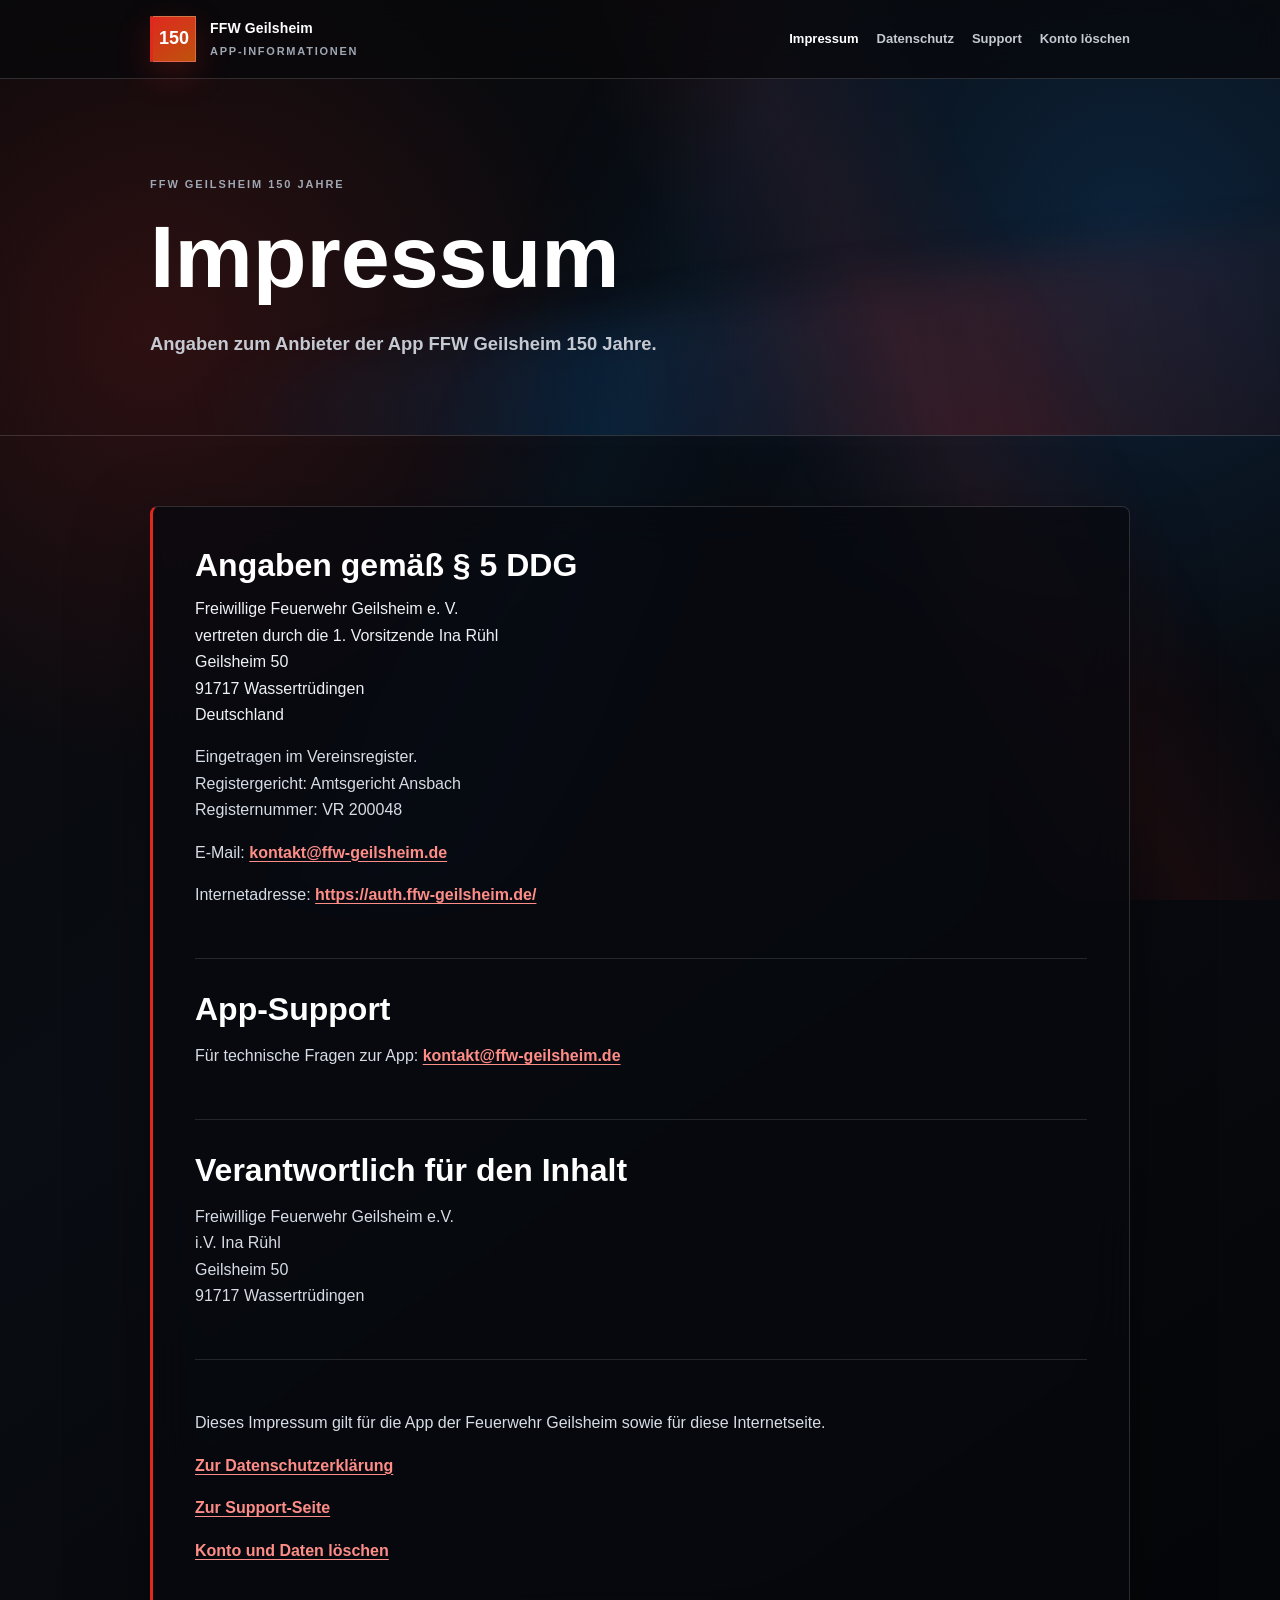
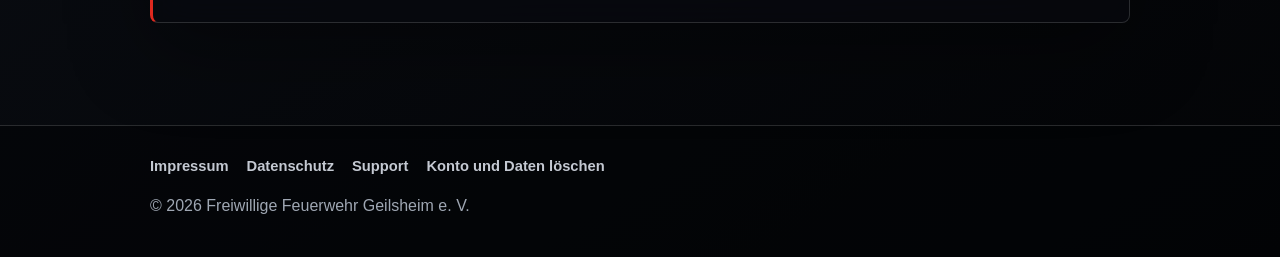
<file: index.html>
<!doctype html>
<html lang="de">
<head>
  <meta charset="utf-8">
  <meta name="viewport" content="width=device-width, initial-scale=1">
  <title>Impressum | FFW Geilsheim 150 Jahre</title>
  <meta name="description" content="Impressum zur App FFW Geilsheim 150 Jahre.">
  <link rel="canonical" href="https://auth.ffw-geilsheim.de/">
  <link rel="stylesheet" href="styles.css">
</head>

<body>
  <a class="skip-link" href="#content">Zum Inhalt springen</a>
  <div class="site-shell">
  <header class="site-header">
    <div class="wrap site-header__inner">
      <a class="brand" href="index.html" aria-current="page">
        <span class="mark">150</span>
        <span class="brand__text">
          <span class="brand__name">FFW Geilsheim</span>
          <span class="brand__meta">App-Informationen</span>
        </span>
      </a>
      <nav class="site-nav" aria-label="Hauptnavigation">
        <a href="index.html" aria-current="page">Impressum</a>
        <a href="datenschutz.html">Datenschutz</a>
        <a href="support.html">Support</a>
        <a href="account-deletion.html">Konto löschen</a>
      </nav>
    </div>
  </header>

  <section class="hero" aria-labelledby="page-title">
    <div class="wrap">
      <p class="eyebrow">FFW Geilsheim 150 Jahre</p>
      <h1 id="page-title">Impressum</h1>
      <p class="subtitle">Angaben zum Anbieter der App FFW Geilsheim 150 Jahre.</p>
    </div>
  </section>

  <main id="content">
    <div class="wrap content-panel">
      <section>
        <h2>Angaben gemäß § 5 DDG</h2>

        <address>
          Freiwillige Feuerwehr Geilsheim e. V.<br>
          vertreten durch die 1. Vorsitzende Ina Rühl<br>
          Geilsheim 50<br>
          91717 Wassertrüdingen<br>
          Deutschland
        </address>

        <p>
          Eingetragen im Vereinsregister.<br>
          Registergericht: Amtsgericht Ansbach<br>
          Registernummer: VR 200048
        </p>

        <p>
          E-Mail:
          <a href="mailto:kontakt@ffw-geilsheim.de">kontakt@ffw-geilsheim.de</a>
        </p>

        <p>
          Internetadresse:
          <a href="https://auth.ffw-geilsheim.de/">https://auth.ffw-geilsheim.de/</a>
        </p>
      </section>

      <section>
        <h2>App-Support</h2>

        <p>
          Für technische Fragen zur App:
          <a href="mailto:kontakt@ffw-geilsheim.de">kontakt@ffw-geilsheim.de</a>
        </p>
      </section>

      <section>
        <h2>Verantwortlich für den Inhalt</h2>

        <p>
          Freiwillige Feuerwehr Geilsheim e.V.<br>
          i.V. Ina Rühl<br>
          Geilsheim 50<br>
          91717 Wassertrüdingen
        </p>
      </section>

      <section>
        <p>
          Dieses Impressum gilt für die App der Feuerwehr Geilsheim sowie für diese Internetseite.
        </p>

        <p>
          <a href="datenschutz.html">Zur Datenschutzerklärung</a>
        </p>

        <p>
          <a href="support.html">Zur Support-Seite</a>
        </p>

        <p>
          <a href="account-deletion.html">Konto und Daten löschen</a>
        </p>
      </section>
    </div>
  </main>

  <footer class="site-footer">
    <div class="wrap site-footer__inner">
      <nav aria-label="Rechtliche Informationen und Support">
        <a href="index.html" aria-current="page">Impressum</a>
        <a href="datenschutz.html">Datenschutz</a>
        <a href="support.html">Support</a>
        <a href="account-deletion.html">Konto und Daten löschen</a>
      </nav>
      <p>© 2026 Freiwillige Feuerwehr Geilsheim e. V.</p>
    </div>
  </footer>
  </div>
</body>
</html>
</file>
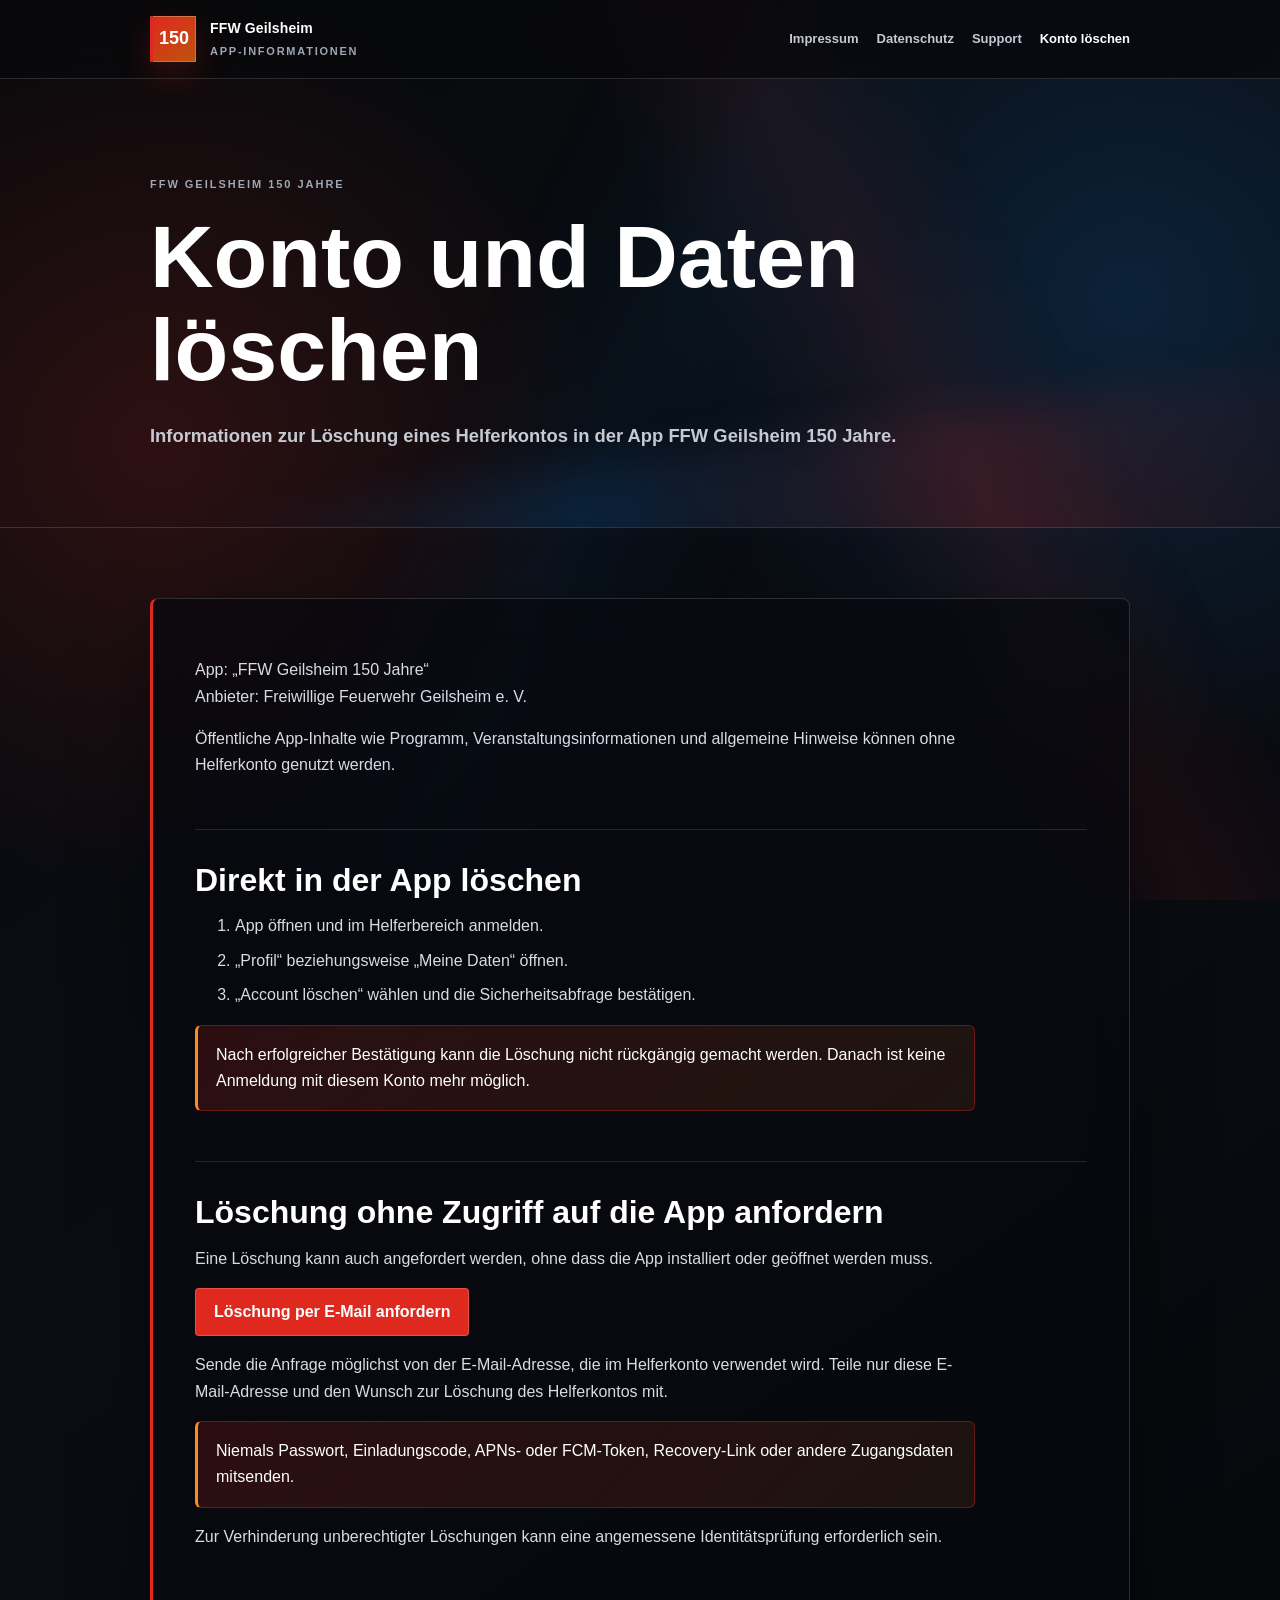
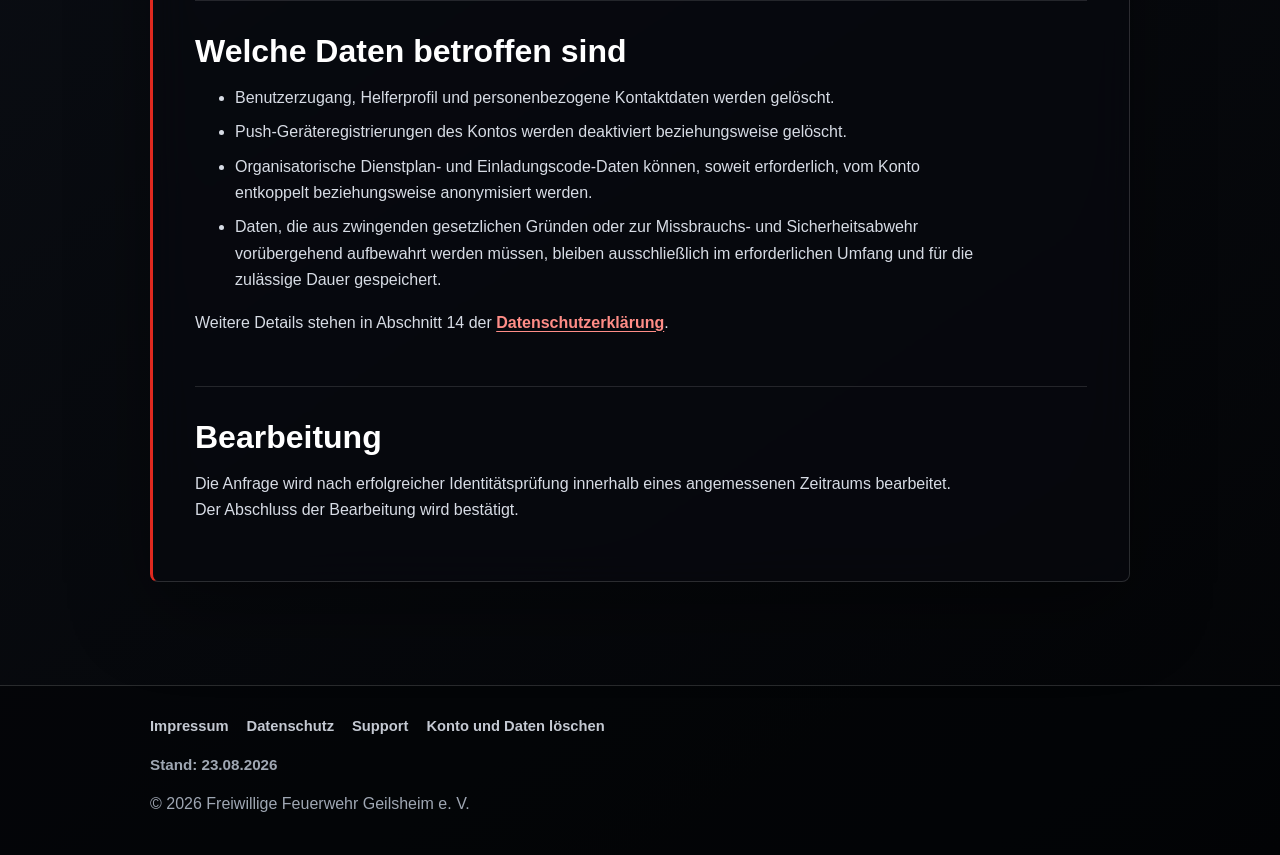
<file: account-deletion.html>
<!doctype html>
<html lang="de">
<head>
  <meta charset="utf-8">
  <meta name="viewport" content="width=device-width, initial-scale=1">
  <title>Konto und Daten löschen | FFW Geilsheim 150 Jahre</title>
  <meta name="description" content="Informationen zur Löschung eines Helferkontos und personenbezogener Daten in der App FFW Geilsheim 150 Jahre.">
  <link rel="canonical" href="https://auth.ffw-geilsheim.de/account-deletion.html">
  <link rel="stylesheet" href="styles.css">
</head>

<body>
  <a class="skip-link" href="#content">Zum Inhalt springen</a>
  <div class="site-shell">
  <header class="site-header">
    <div class="wrap site-header__inner">
      <a class="brand" href="index.html">
        <span class="mark">150</span>
        <span class="brand__text">
          <span class="brand__name">FFW Geilsheim</span>
          <span class="brand__meta">App-Informationen</span>
        </span>
      </a>
      <nav class="site-nav" aria-label="Hauptnavigation">
        <a href="index.html">Impressum</a>
        <a href="datenschutz.html">Datenschutz</a>
        <a href="support.html">Support</a>
        <a href="account-deletion.html" aria-current="page">Konto löschen</a>
      </nav>
    </div>
  </header>

  <section class="hero" aria-labelledby="page-title">
    <div class="wrap">
      <p class="eyebrow">FFW Geilsheim 150 Jahre</p>
      <h1 id="page-title">Konto und Daten löschen</h1>
      <p class="subtitle">Informationen zur Löschung eines Helferkontos in der App FFW Geilsheim 150 Jahre.</p>
    </div>
  </section>

  <main id="content">
    <div class="wrap content-panel">
      <section>
        <p>
          App: „FFW Geilsheim 150 Jahre“<br>
          Anbieter: Freiwillige Feuerwehr Geilsheim e. V.
        </p>
        <p>
          Öffentliche App-Inhalte wie Programm, Veranstaltungsinformationen und allgemeine Hinweise können ohne Helferkonto genutzt werden.
        </p>
      </section>

      <section>
        <h2>Direkt in der App löschen</h2>
        <ol>
          <li>App öffnen und im Helferbereich anmelden.</li>
          <li>„Profil“ beziehungsweise „Meine Daten“ öffnen.</li>
          <li>„Account löschen“ wählen und die Sicherheitsabfrage bestätigen.</li>
        </ol>
        <p class="notice">
          Nach erfolgreicher Bestätigung kann die Löschung nicht rückgängig gemacht werden. Danach ist keine Anmeldung mit diesem Konto mehr möglich.
        </p>
      </section>

      <section>
        <h2>Löschung ohne Zugriff auf die App anfordern</h2>
        <p>
          Eine Löschung kann auch angefordert werden, ohne dass die App installiert oder geöffnet werden muss.
        </p>
        <p>
          <a class="button" href="mailto:admin@ffw-geilsheim.de?subject=L%C3%B6schung%20Helferkonto%20%E2%80%93%20FFW%20Geilsheim%20150%20Jahre">Löschung per E-Mail anfordern</a>
        </p>
        <p>
          Sende die Anfrage möglichst von der E-Mail-Adresse, die im Helferkonto verwendet wird. Teile nur diese E-Mail-Adresse und den Wunsch zur Löschung des Helferkontos mit.
        </p>
        <p class="notice">
          Niemals Passwort, Einladungscode, APNs- oder FCM-Token, Recovery-Link oder andere Zugangsdaten mitsenden.
        </p>
        <p>
          Zur Verhinderung unberechtigter Löschungen kann eine angemessene Identitätsprüfung erforderlich sein.
        </p>
      </section>

      <section>
        <h2>Welche Daten betroffen sind</h2>
        <ul>
          <li>Benutzerzugang, Helferprofil und personenbezogene Kontaktdaten werden gelöscht.</li>
          <li>Push-Geräteregistrierungen des Kontos werden deaktiviert beziehungsweise gelöscht.</li>
          <li>Organisatorische Dienstplan- und Einladungscode-Daten können, soweit erforderlich, vom Konto entkoppelt beziehungsweise anonymisiert werden.</li>
          <li>Daten, die aus zwingenden gesetzlichen Gründen oder zur Missbrauchs- und Sicherheitsabwehr vorübergehend aufbewahrt werden müssen, bleiben ausschließlich im erforderlichen Umfang und für die zulässige Dauer gespeichert.</li>
        </ul>
        <p>
          Weitere Details stehen in Abschnitt 14 der
          <a href="datenschutz.html#speicherdauer-account-loeschung">Datenschutzerklärung</a>.
        </p>
      </section>

      <section>
        <h2>Bearbeitung</h2>
        <p>
          Die Anfrage wird nach erfolgreicher Identitätsprüfung innerhalb eines angemessenen Zeitraums bearbeitet. Der Abschluss der Bearbeitung wird bestätigt.
        </p>
      </section>
    </div>
  </main>

  <footer class="site-footer">
    <div class="wrap site-footer__inner">
      <nav aria-label="Rechtliche Informationen und Support">
        <a href="index.html">Impressum</a>
        <a href="datenschutz.html">Datenschutz</a>
        <a href="support.html">Support</a>
        <a href="account-deletion.html" aria-current="page">Konto und Daten löschen</a>
      </nav>
      <p class="updated">Stand: 23.08.2026</p>
      <p>© 2026 Freiwillige Feuerwehr Geilsheim e. V.</p>
    </div>
  </footer>
  </div>
</body>
</html>
</file>
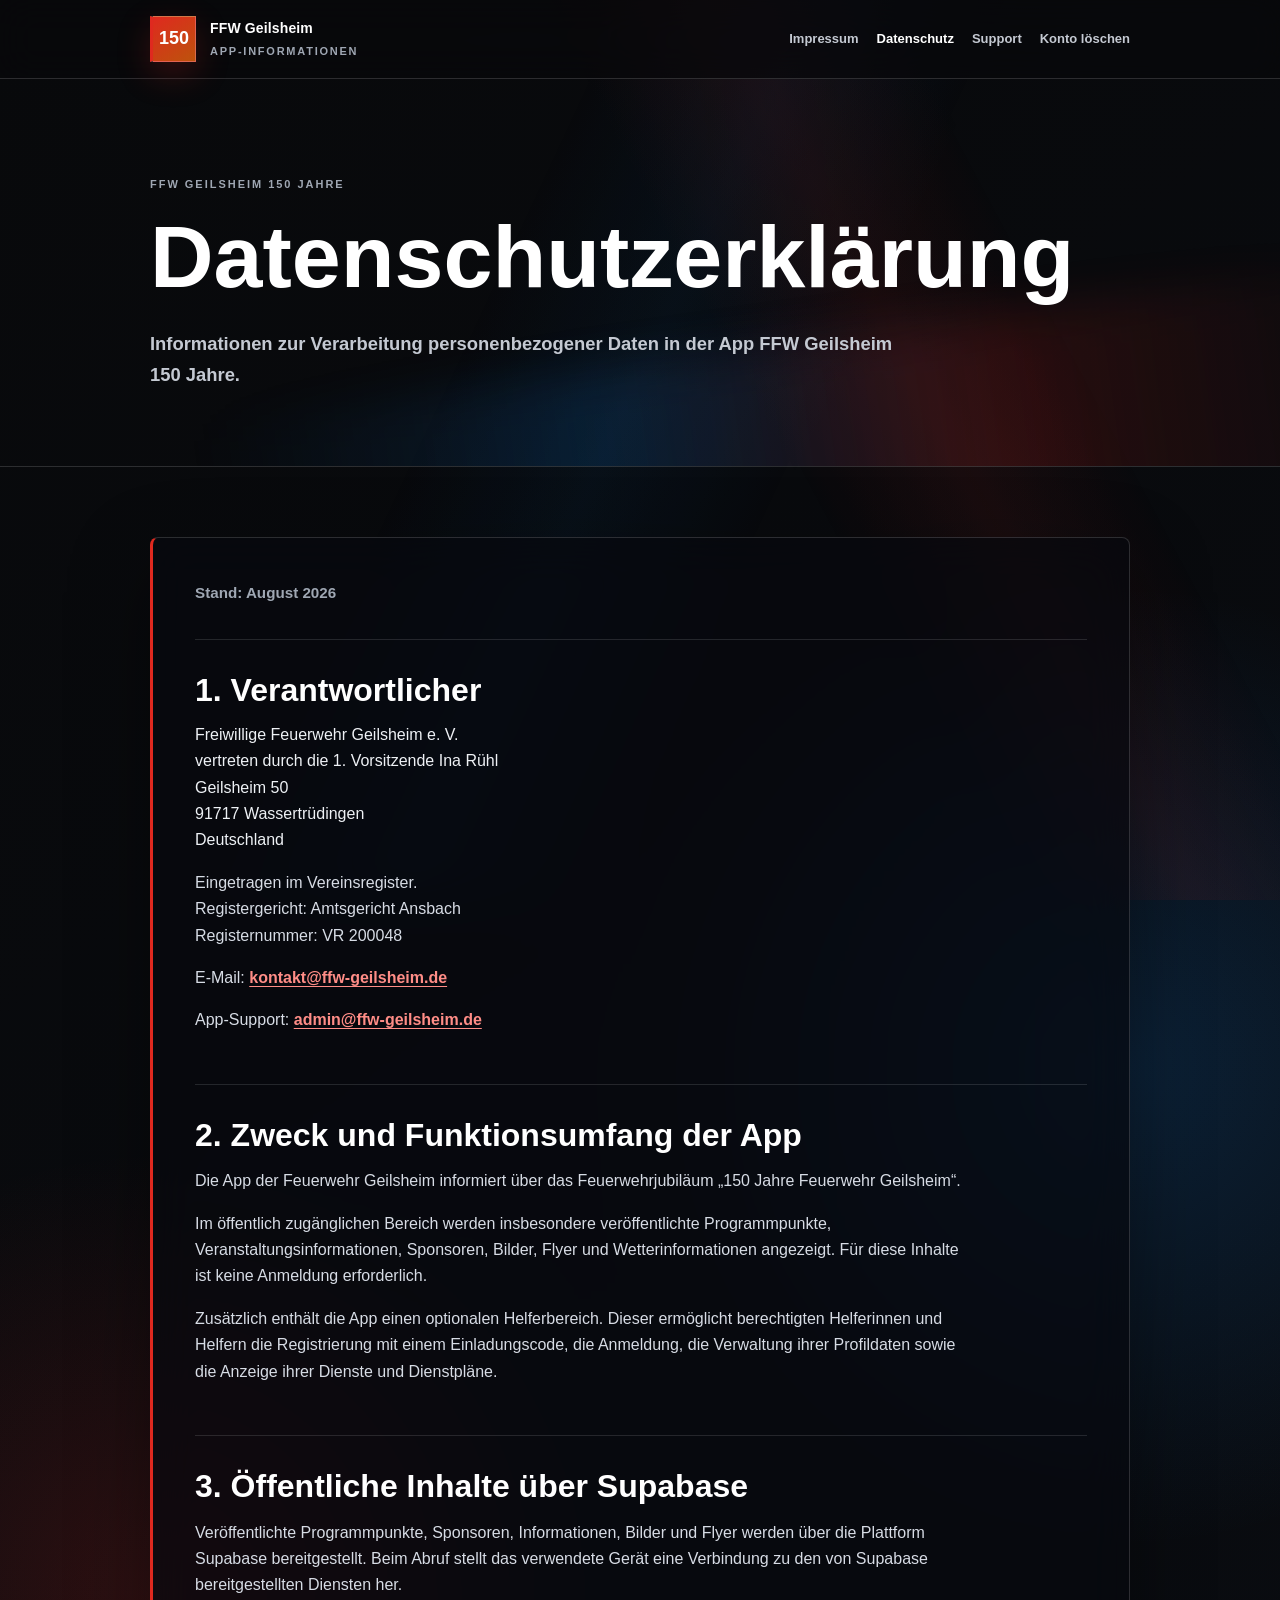
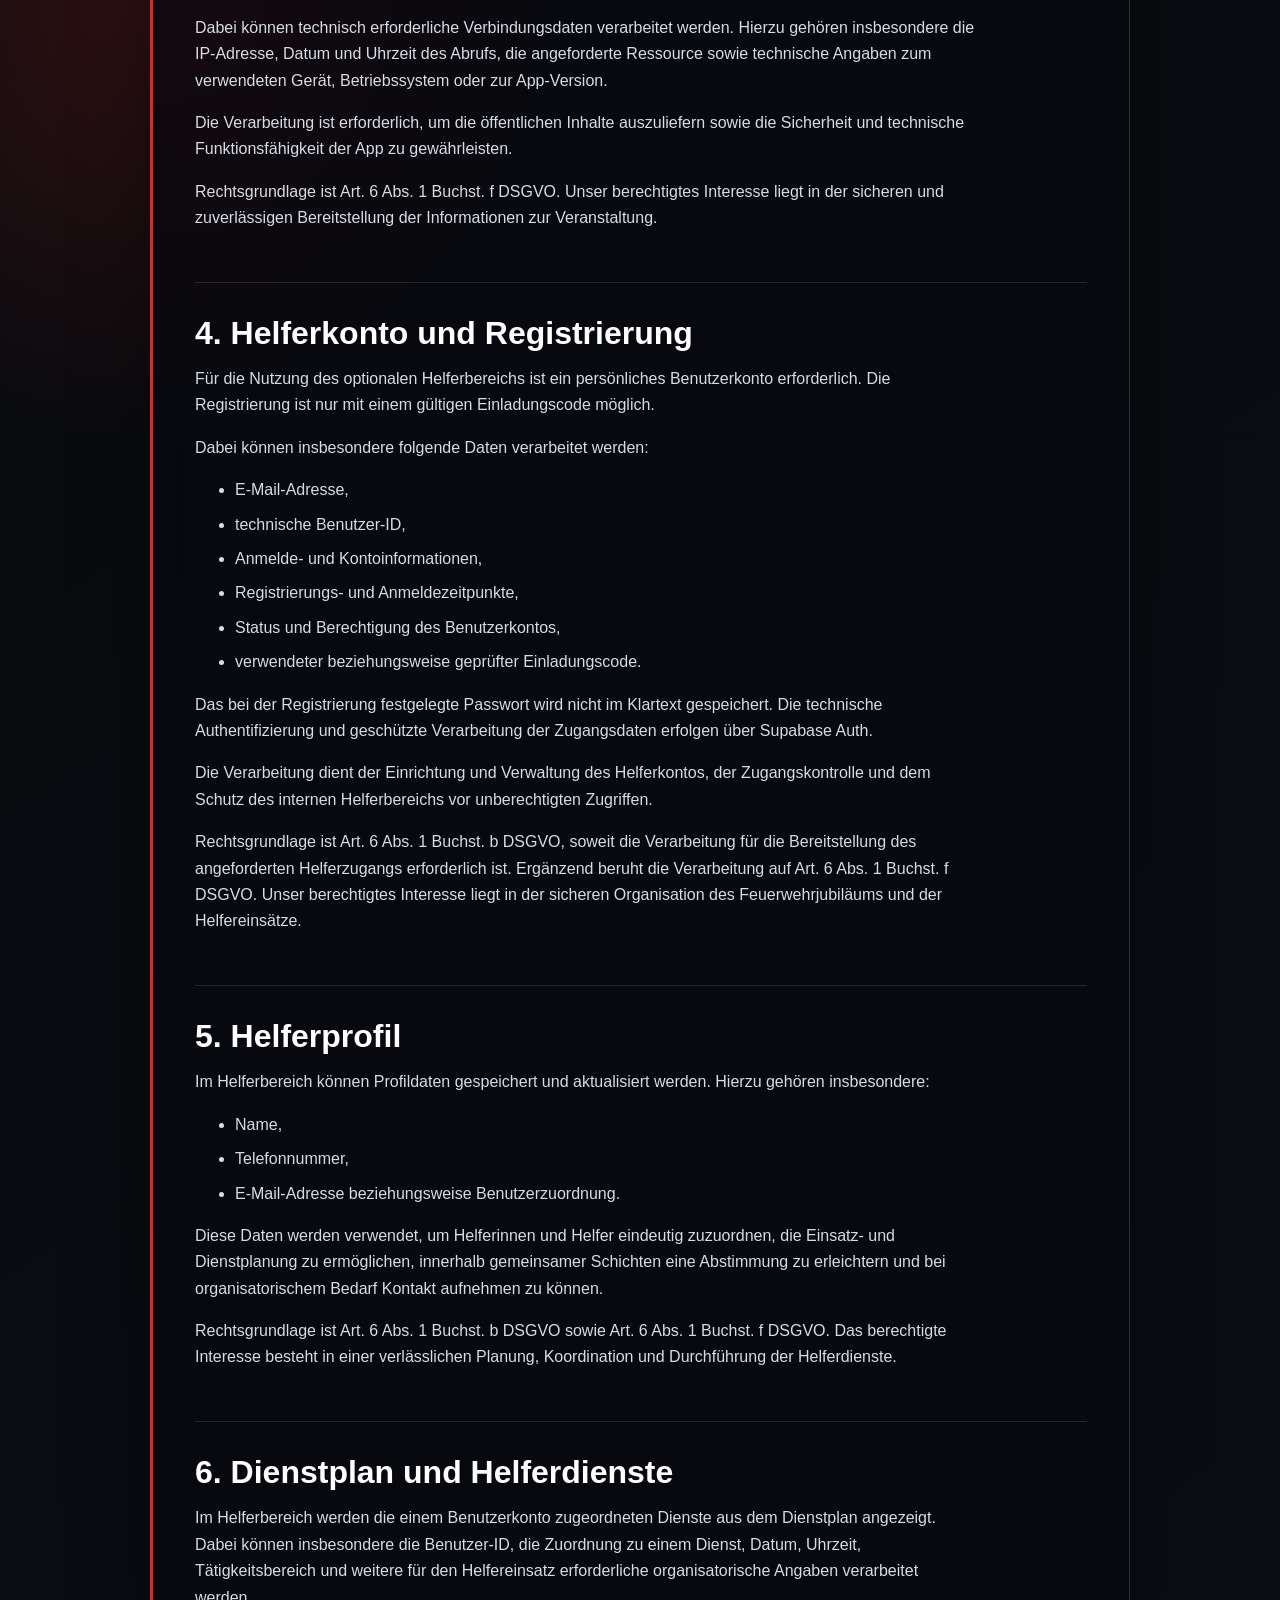
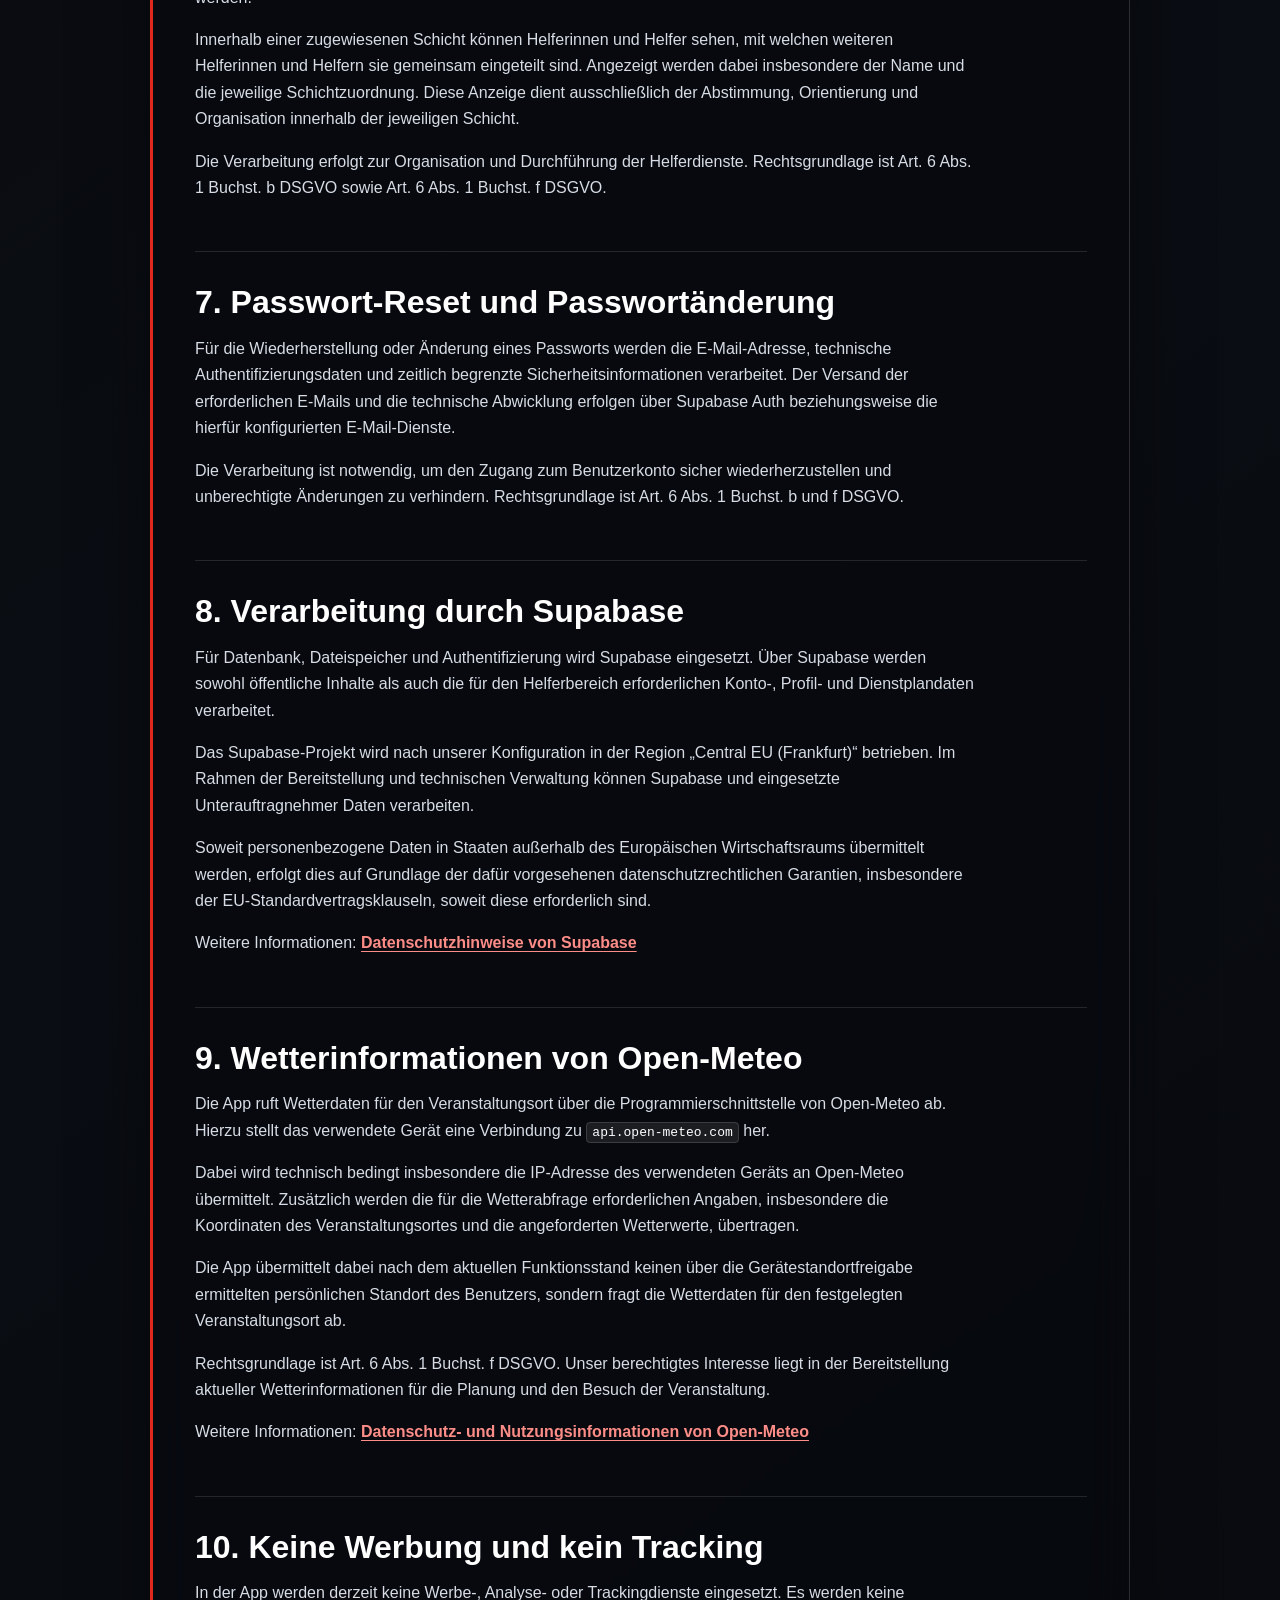
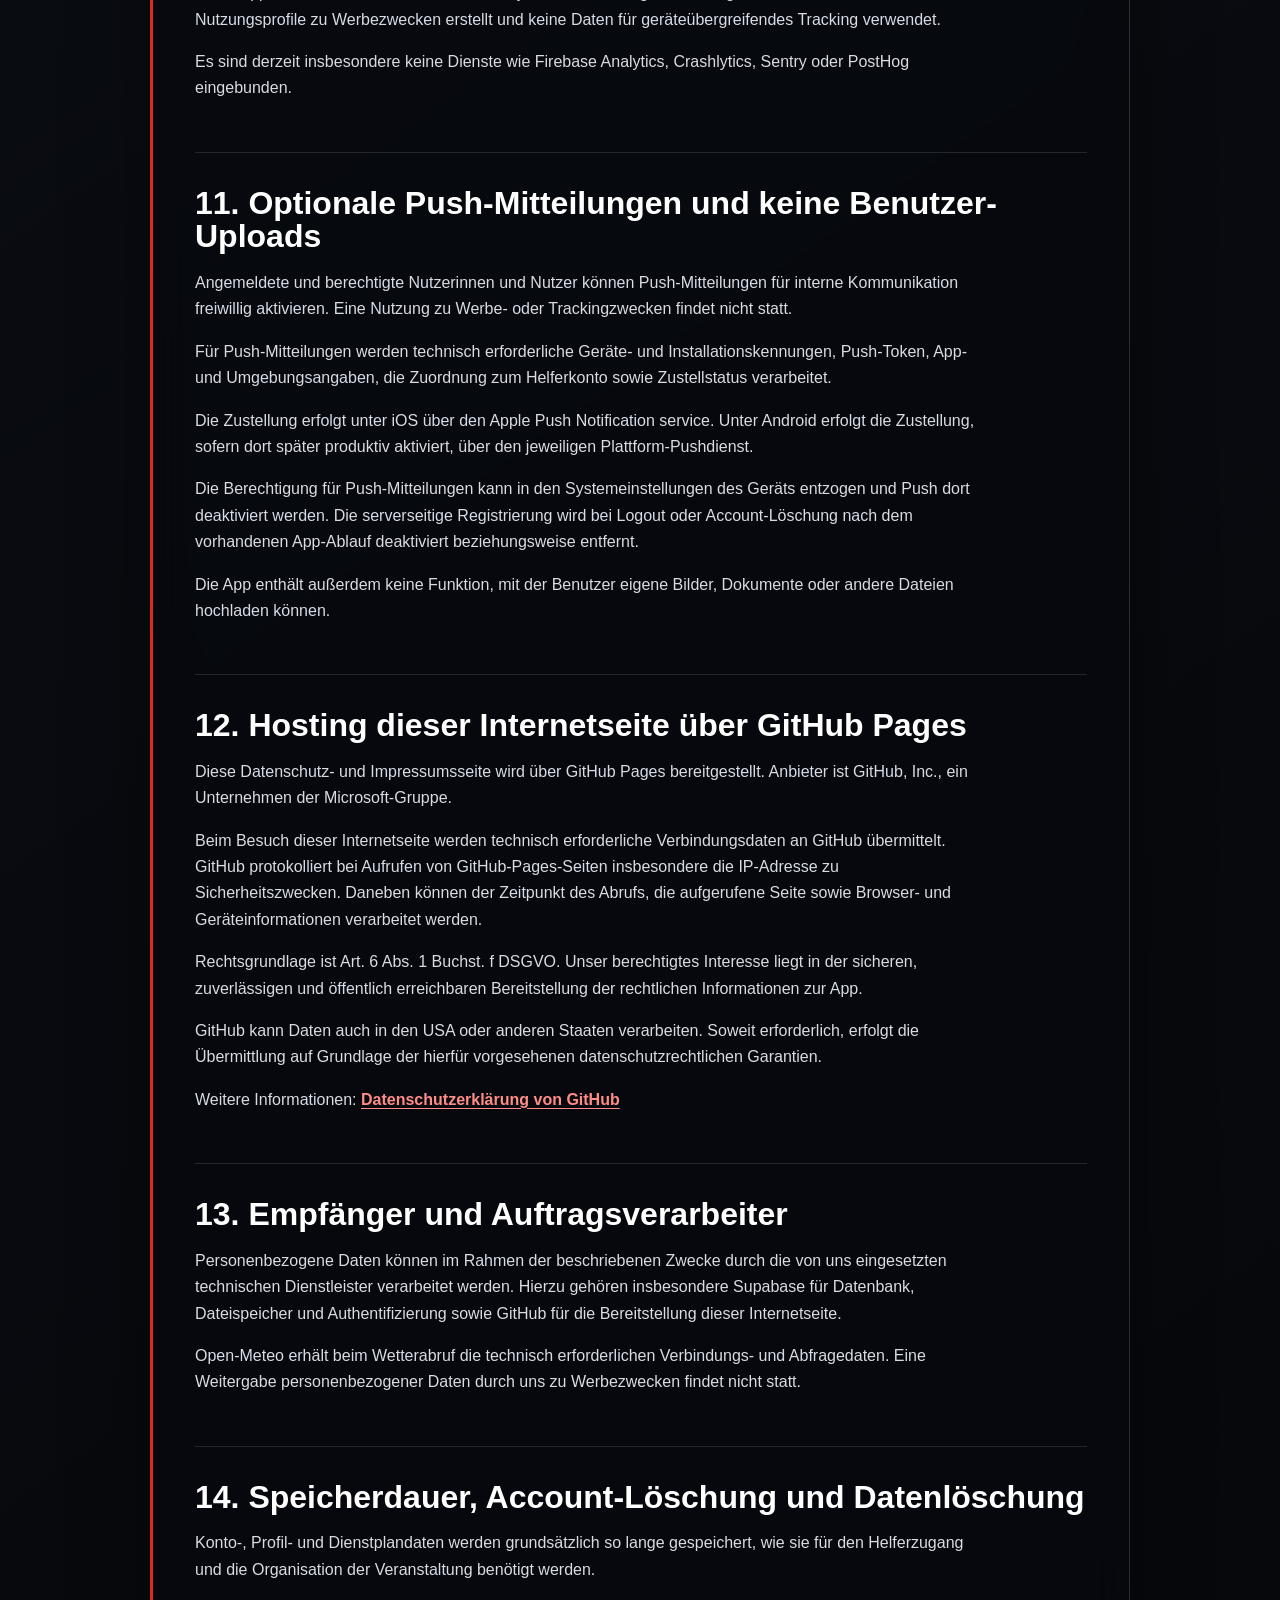
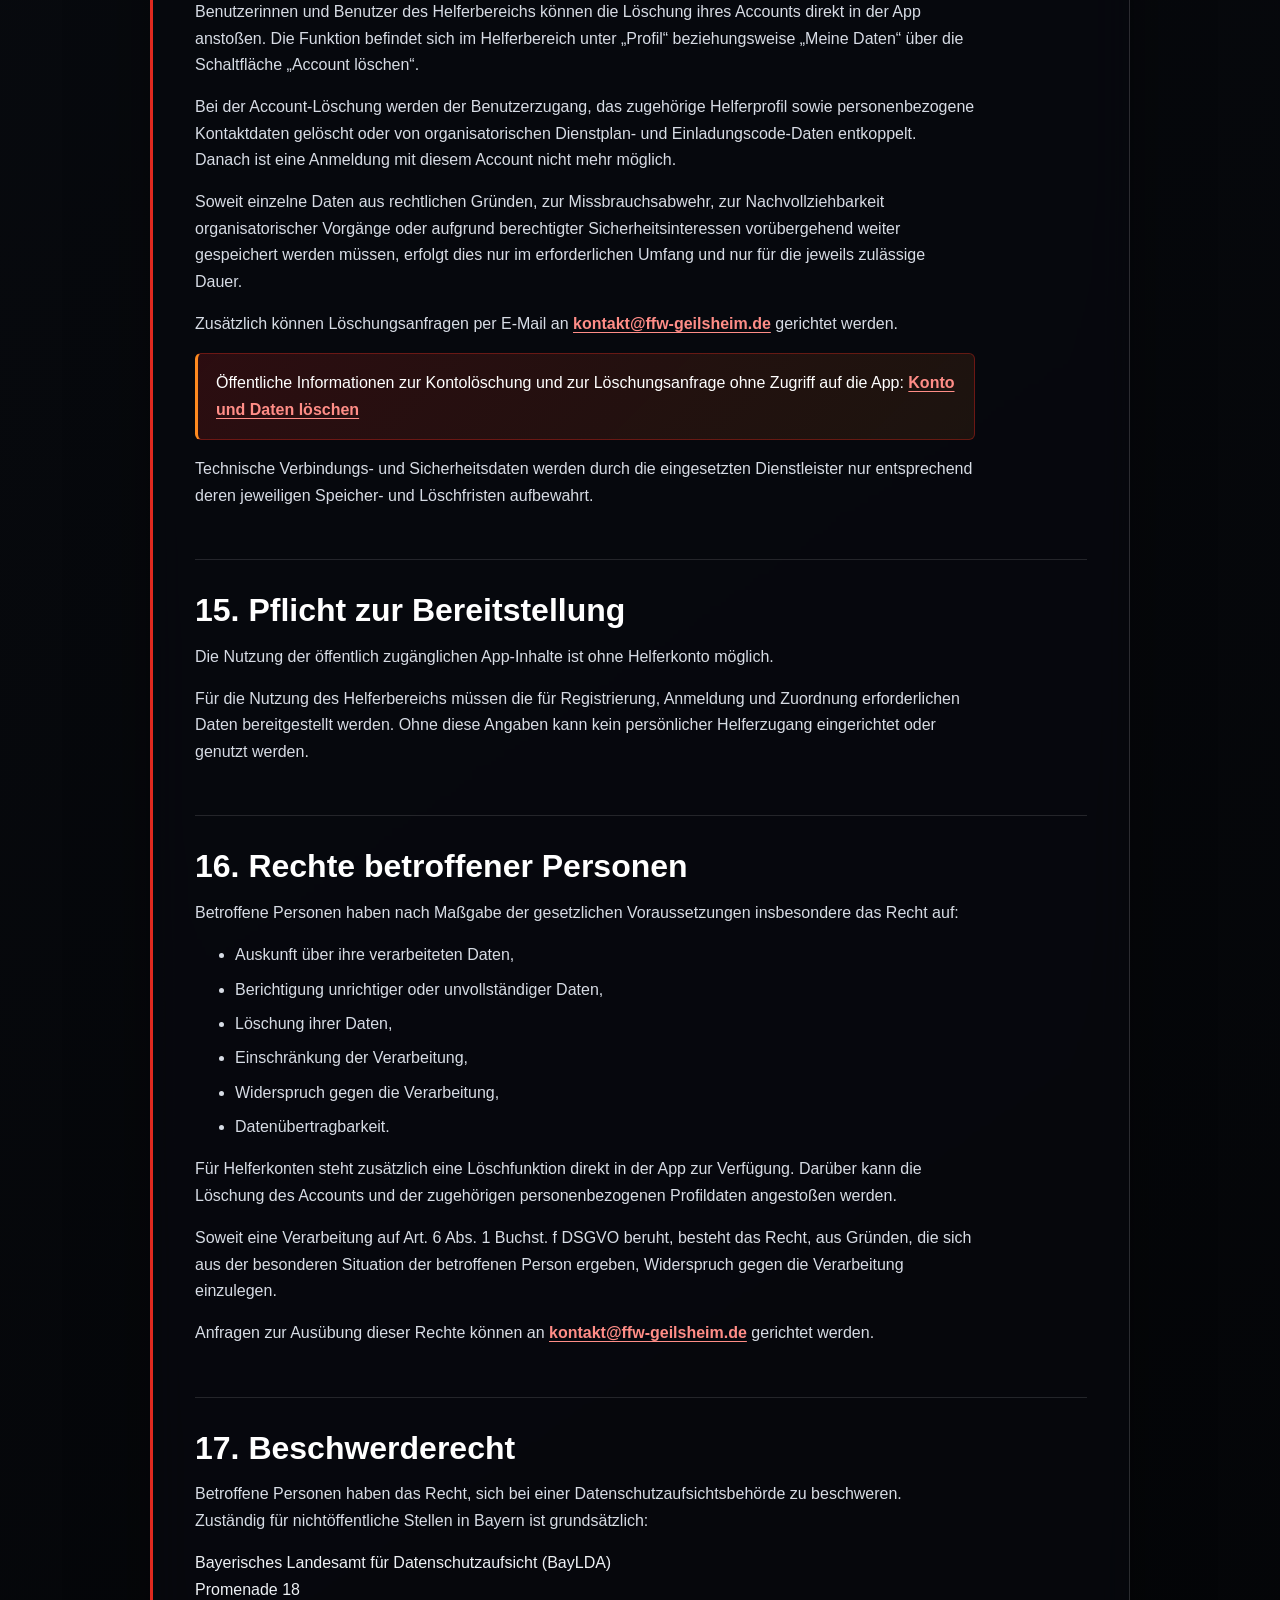
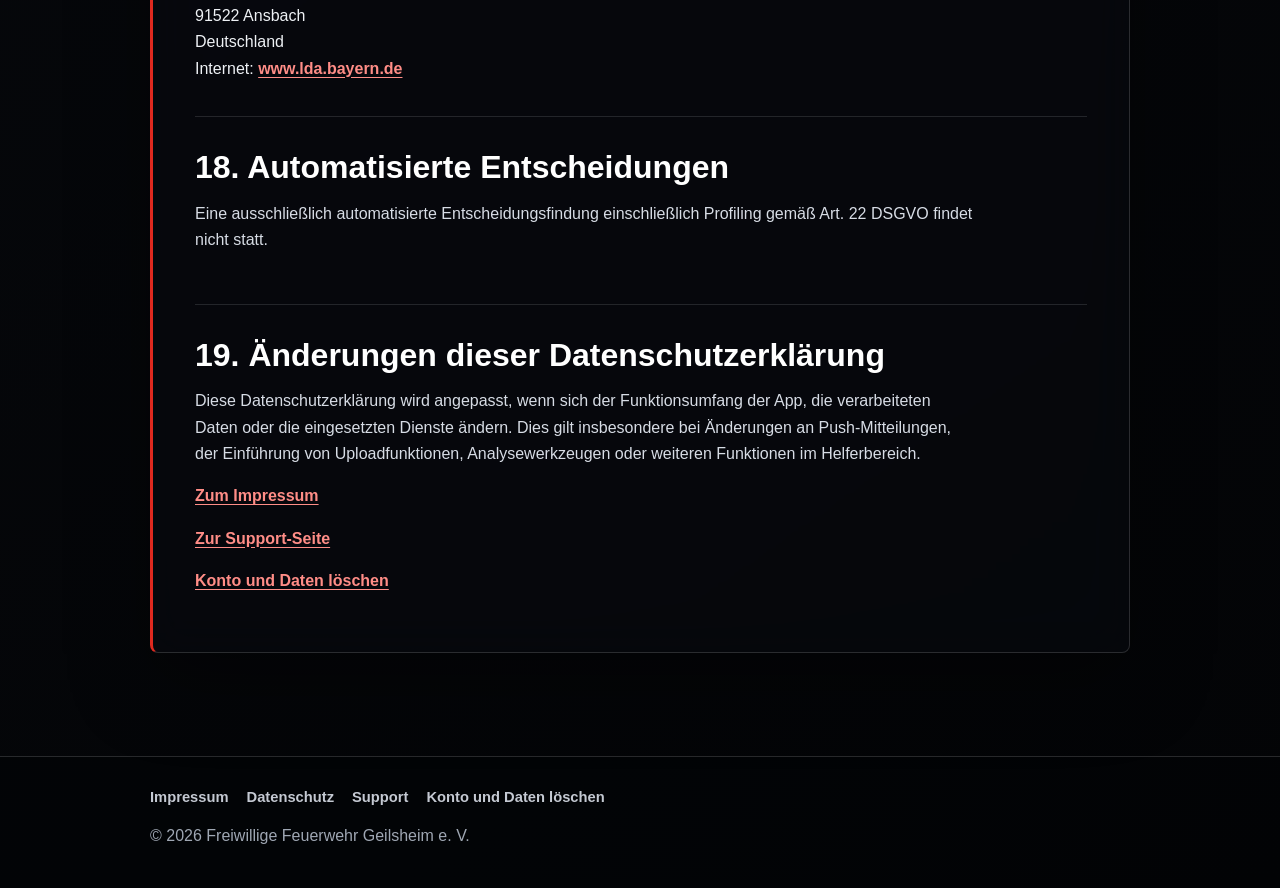
<file: datenschutz.html>
<!doctype html>
<html lang="de">
<head>
  <meta charset="utf-8">
  <meta name="viewport" content="width=device-width, initial-scale=1">
  <title>Datenschutzerklärung | FFW Geilsheim 150 Jahre</title>
  <meta name="description" content="Datenschutzerklärung zur App FFW Geilsheim 150 Jahre.">
  <link rel="canonical" href="https://auth.ffw-geilsheim.de/datenschutz.html">
  <link rel="stylesheet" href="styles.css">
</head>

<body>
  <a class="skip-link" href="#content">Zum Inhalt springen</a>
  <div class="site-shell">
  <header class="site-header">
    <div class="wrap site-header__inner">
      <a class="brand" href="index.html">
        <span class="mark">150</span>
        <span class="brand__text">
          <span class="brand__name">FFW Geilsheim</span>
          <span class="brand__meta">App-Informationen</span>
        </span>
      </a>
      <nav class="site-nav" aria-label="Hauptnavigation">
        <a href="index.html">Impressum</a>
        <a href="datenschutz.html" aria-current="page">Datenschutz</a>
        <a href="support.html">Support</a>
        <a href="account-deletion.html">Konto löschen</a>
      </nav>
    </div>
  </header>

  <section class="hero" aria-labelledby="page-title">
    <div class="wrap">
      <p class="eyebrow">FFW Geilsheim 150 Jahre</p>
      <h1 id="page-title">Datenschutzerklärung</h1>
      <p class="subtitle">Informationen zur Verarbeitung personenbezogener Daten in der App FFW Geilsheim 150 Jahre.</p>
    </div>
  </section>

  <main id="content">
    <div class="wrap content-panel">
      <section>
        <p class="updated">Stand: August 2026</p>
      </section>

      <section>
        <h2>1. Verantwortlicher</h2>

        <address>
          Freiwillige Feuerwehr Geilsheim e. V.<br>
          vertreten durch die 1. Vorsitzende Ina Rühl<br>
          Geilsheim 50<br>
          91717 Wassertrüdingen<br>
          Deutschland
        </address>

        <p>
          Eingetragen im Vereinsregister.<br>
          Registergericht: Amtsgericht Ansbach<br>
          Registernummer: VR 200048
        </p>

        <p>
          E-Mail:
          <a href="mailto:kontakt@ffw-geilsheim.de">kontakt@ffw-geilsheim.de</a>
        </p>

        <p>
          App-Support:
          <a href="mailto:admin@ffw-geilsheim.de">admin@ffw-geilsheim.de</a>
        </p>
      </section>

      <section>
        <h2>2. Zweck und Funktionsumfang der App</h2>

        <p>
          Die App der Feuerwehr Geilsheim informiert über das Feuerwehrjubiläum „150 Jahre Feuerwehr Geilsheim“.
        </p>

        <p>
          Im öffentlich zugänglichen Bereich werden insbesondere veröffentlichte Programmpunkte, Veranstaltungsinformationen, Sponsoren, Bilder, Flyer und Wetterinformationen angezeigt. Für diese Inhalte ist keine Anmeldung erforderlich.
        </p>

        <p>
          Zusätzlich enthält die App einen optionalen Helferbereich. Dieser ermöglicht berechtigten Helferinnen und Helfern die Registrierung mit einem Einladungscode, die Anmeldung, die Verwaltung ihrer Profildaten sowie die Anzeige ihrer Dienste und Dienstpläne.
        </p>
      </section>

      <section>
        <h2>3. Öffentliche Inhalte über Supabase</h2>

        <p>
          Veröffentlichte Programmpunkte, Sponsoren, Informationen, Bilder und Flyer werden über die Plattform Supabase bereitgestellt. Beim Abruf stellt das verwendete Gerät eine Verbindung zu den von Supabase bereitgestellten Diensten her.
        </p>

        <p>
          Dabei können technisch erforderliche Verbindungsdaten verarbeitet werden. Hierzu gehören insbesondere die IP-Adresse, Datum und Uhrzeit des Abrufs, die angeforderte Ressource sowie technische Angaben zum verwendeten Gerät, Betriebssystem oder zur App-Version.
        </p>

        <p>
          Die Verarbeitung ist erforderlich, um die öffentlichen Inhalte auszuliefern sowie die Sicherheit und technische Funktionsfähigkeit der App zu gewährleisten.
        </p>

        <p>
          Rechtsgrundlage ist Art. 6 Abs. 1 Buchst. f DSGVO. Unser berechtigtes Interesse liegt in der sicheren und zuverlässigen Bereitstellung der Informationen zur Veranstaltung.
        </p>
      </section>

      <section>
        <h2>4. Helferkonto und Registrierung</h2>

        <p>
          Für die Nutzung des optionalen Helferbereichs ist ein persönliches Benutzerkonto erforderlich. Die Registrierung ist nur mit einem gültigen Einladungscode möglich.
        </p>

        <p>Dabei können insbesondere folgende Daten verarbeitet werden:</p>

        <ul>
          <li>E-Mail-Adresse,</li>
          <li>technische Benutzer-ID,</li>
          <li>Anmelde- und Kontoinformationen,</li>
          <li>Registrierungs- und Anmeldezeitpunkte,</li>
          <li>Status und Berechtigung des Benutzerkontos,</li>
          <li>verwendeter beziehungsweise geprüfter Einladungscode.</li>
        </ul>

        <p>
          Das bei der Registrierung festgelegte Passwort wird nicht im Klartext gespeichert. Die technische Authentifizierung und geschützte Verarbeitung der Zugangsdaten erfolgen über Supabase Auth.
        </p>

        <p>
          Die Verarbeitung dient der Einrichtung und Verwaltung des Helferkontos, der Zugangskontrolle und dem Schutz des internen Helferbereichs vor unberechtigten Zugriffen.
        </p>

        <p>
          Rechtsgrundlage ist Art. 6 Abs. 1 Buchst. b DSGVO, soweit die Verarbeitung für die Bereitstellung des angeforderten Helferzugangs erforderlich ist. Ergänzend beruht die Verarbeitung auf Art. 6 Abs. 1 Buchst. f DSGVO. Unser berechtigtes Interesse liegt in der sicheren Organisation des Feuerwehrjubiläums und der Helfereinsätze.
        </p>
      </section>

      <section>
        <h2>5. Helferprofil</h2>

        <p>
          Im Helferbereich können Profildaten gespeichert und aktualisiert werden. Hierzu gehören insbesondere:
        </p>

        <ul>
          <li>Name,</li>
          <li>Telefonnummer,</li>
          <li>E-Mail-Adresse beziehungsweise Benutzerzuordnung.</li>
        </ul>

        <p>
          Diese Daten werden verwendet, um Helferinnen und Helfer eindeutig zuzuordnen, die Einsatz- und Dienstplanung zu ermöglichen, innerhalb gemeinsamer Schichten eine Abstimmung zu erleichtern und bei organisatorischem Bedarf Kontakt aufnehmen zu können.
        </p>

        <p>
          Rechtsgrundlage ist Art. 6 Abs. 1 Buchst. b DSGVO sowie Art. 6 Abs. 1 Buchst. f DSGVO. Das berechtigte Interesse besteht in einer verlässlichen Planung, Koordination und Durchführung der Helferdienste.
        </p>
      </section>

      <section>
        <h2>6. Dienstplan und Helferdienste</h2>

        <p>
          Im Helferbereich werden die einem Benutzerkonto zugeordneten Dienste aus dem Dienstplan angezeigt. Dabei können insbesondere die Benutzer-ID, die Zuordnung zu einem Dienst, Datum, Uhrzeit, Tätigkeitsbereich und weitere für den Helfereinsatz erforderliche organisatorische Angaben verarbeitet werden.
        </p>

        <p>
          Innerhalb einer zugewiesenen Schicht können Helferinnen und Helfer sehen, mit welchen weiteren Helferinnen und Helfern sie gemeinsam eingeteilt sind. Angezeigt werden dabei insbesondere der Name und die jeweilige Schichtzuordnung. Diese Anzeige dient ausschließlich der Abstimmung, Orientierung und Organisation innerhalb der jeweiligen Schicht.
        </p>

        <p>
          Die Verarbeitung erfolgt zur Organisation und Durchführung der Helferdienste. Rechtsgrundlage ist Art. 6 Abs. 1 Buchst. b DSGVO sowie Art. 6 Abs. 1 Buchst. f DSGVO.
        </p>
      </section>

      <section>
        <h2>7. Passwort-Reset und Passwortänderung</h2>

        <p>
          Für die Wiederherstellung oder Änderung eines Passworts werden die E-Mail-Adresse, technische Authentifizierungsdaten und zeitlich begrenzte Sicherheitsinformationen verarbeitet. Der Versand der erforderlichen E-Mails und die technische Abwicklung erfolgen über Supabase Auth beziehungsweise die hierfür konfigurierten E-Mail-Dienste.
        </p>

        <p>
          Die Verarbeitung ist notwendig, um den Zugang zum Benutzerkonto sicher wiederherzustellen und unberechtigte Änderungen zu verhindern. Rechtsgrundlage ist Art. 6 Abs. 1 Buchst. b und f DSGVO.
        </p>
      </section>

      <section>
        <h2>8. Verarbeitung durch Supabase</h2>

        <p>
          Für Datenbank, Dateispeicher und Authentifizierung wird Supabase eingesetzt. Über Supabase werden sowohl öffentliche Inhalte als auch die für den Helferbereich erforderlichen Konto-, Profil- und Dienstplandaten verarbeitet.
        </p>

        <p>
          Das Supabase-Projekt wird nach unserer Konfiguration in der Region „Central EU (Frankfurt)“ betrieben. Im Rahmen der Bereitstellung und technischen Verwaltung können Supabase und eingesetzte Unterauftragnehmer Daten verarbeiten.
        </p>

        <p>
          Soweit personenbezogene Daten in Staaten außerhalb des Europäischen Wirtschaftsraums übermittelt werden, erfolgt dies auf Grundlage der dafür vorgesehenen datenschutzrechtlichen Garantien, insbesondere der EU-Standardvertragsklauseln, soweit diese erforderlich sind.
        </p>

        <p>
          Weitere Informationen:
          <a href="https://supabase.com/privacy" target="_blank" rel="noopener noreferrer">Datenschutzhinweise von Supabase</a>
        </p>
      </section>

      <section>
        <h2>9. Wetterinformationen von Open-Meteo</h2>

        <p>
          Die App ruft Wetterdaten für den Veranstaltungsort über die Programmierschnittstelle von Open-Meteo ab. Hierzu stellt das verwendete Gerät eine Verbindung zu <code>api.open-meteo.com</code> her.
        </p>

        <p>
          Dabei wird technisch bedingt insbesondere die IP-Adresse des verwendeten Geräts an Open-Meteo übermittelt. Zusätzlich werden die für die Wetterabfrage erforderlichen Angaben, insbesondere die Koordinaten des Veranstaltungsortes und die angeforderten Wetterwerte, übertragen.
        </p>

        <p>
          Die App übermittelt dabei nach dem aktuellen Funktionsstand keinen über die Gerätestandortfreigabe ermittelten persönlichen Standort des Benutzers, sondern fragt die Wetterdaten für den festgelegten Veranstaltungsort ab.
        </p>

        <p>
          Rechtsgrundlage ist Art. 6 Abs. 1 Buchst. f DSGVO. Unser berechtigtes Interesse liegt in der Bereitstellung aktueller Wetterinformationen für die Planung und den Besuch der Veranstaltung.
        </p>

        <p>
          Weitere Informationen:
          <a href="https://open-meteo.com/en/terms" target="_blank" rel="noopener noreferrer">Datenschutz- und Nutzungsinformationen von Open-Meteo</a>
        </p>
      </section>

      <section>
        <h2>10. Keine Werbung und kein Tracking</h2>

        <p>
          In der App werden derzeit keine Werbe-, Analyse- oder Trackingdienste eingesetzt. Es werden keine Nutzungsprofile zu Werbezwecken erstellt und keine Daten für geräteübergreifendes Tracking verwendet.
        </p>

        <p>
          Es sind derzeit insbesondere keine Dienste wie Firebase Analytics, Crashlytics, Sentry oder PostHog eingebunden.
        </p>
      </section>

      <section>
        <h2>11. Optionale Push-Mitteilungen und keine Benutzer-Uploads</h2>

        <p>
          Angemeldete und berechtigte Nutzerinnen und Nutzer können Push-Mitteilungen für interne Kommunikation freiwillig aktivieren. Eine Nutzung zu Werbe- oder Trackingzwecken findet nicht statt.
        </p>

        <p>
          Für Push-Mitteilungen werden technisch erforderliche Geräte- und Installationskennungen, Push-Token, App- und Umgebungsangaben, die Zuordnung zum Helferkonto sowie Zustellstatus verarbeitet.
        </p>

        <p>
          Die Zustellung erfolgt unter iOS über den Apple Push Notification service. Unter Android erfolgt die Zustellung, sofern dort später produktiv aktiviert, über den jeweiligen Plattform-Pushdienst.
        </p>

        <p>
          Die Berechtigung für Push-Mitteilungen kann in den Systemeinstellungen des Geräts entzogen und Push dort deaktiviert werden. Die serverseitige Registrierung wird bei Logout oder Account-Löschung nach dem vorhandenen App-Ablauf deaktiviert beziehungsweise entfernt.
        </p>

        <p>
          Die App enthält außerdem keine Funktion, mit der Benutzer eigene Bilder, Dokumente oder andere Dateien hochladen können.
        </p>
      </section>

      <section>
        <h2>12. Hosting dieser Internetseite über GitHub Pages</h2>

        <p>
          Diese Datenschutz- und Impressumsseite wird über GitHub Pages bereitgestellt. Anbieter ist GitHub, Inc., ein Unternehmen der Microsoft-Gruppe.
        </p>

        <p>
          Beim Besuch dieser Internetseite werden technisch erforderliche Verbindungsdaten an GitHub übermittelt. GitHub protokolliert bei Aufrufen von GitHub-Pages-Seiten insbesondere die IP-Adresse zu Sicherheitszwecken. Daneben können der Zeitpunkt des Abrufs, die aufgerufene Seite sowie Browser- und Geräteinformationen verarbeitet werden.
        </p>

        <p>
          Rechtsgrundlage ist Art. 6 Abs. 1 Buchst. f DSGVO. Unser berechtigtes Interesse liegt in der sicheren, zuverlässigen und öffentlich erreichbaren Bereitstellung der rechtlichen Informationen zur App.
        </p>

        <p>
          GitHub kann Daten auch in den USA oder anderen Staaten verarbeiten. Soweit erforderlich, erfolgt die Übermittlung auf Grundlage der hierfür vorgesehenen datenschutzrechtlichen Garantien.
        </p>

        <p>
          Weitere Informationen:
          <a href="https://docs.github.com/de/site-policy/privacy-policies/github-general-privacy-statement" target="_blank" rel="noopener noreferrer">Datenschutzerklärung von GitHub</a>
        </p>
      </section>

      <section>
        <h2>13. Empfänger und Auftragsverarbeiter</h2>

        <p>
          Personenbezogene Daten können im Rahmen der beschriebenen Zwecke durch die von uns eingesetzten technischen Dienstleister verarbeitet werden. Hierzu gehören insbesondere Supabase für Datenbank, Dateispeicher und Authentifizierung sowie GitHub für die Bereitstellung dieser Internetseite.
        </p>

        <p>
          Open-Meteo erhält beim Wetterabruf die technisch erforderlichen Verbindungs- und Abfragedaten. Eine Weitergabe personenbezogener Daten durch uns zu Werbezwecken findet nicht statt.
        </p>
      </section>

      <section id="speicherdauer-account-loeschung">
        <h2>14. Speicherdauer, Account-Löschung und Datenlöschung</h2>

        <p>
          Konto-, Profil- und Dienstplandaten werden grundsätzlich so lange gespeichert, wie sie für den Helferzugang und die Organisation der Veranstaltung benötigt werden.
        </p>

        <p>
          Benutzerinnen und Benutzer des Helferbereichs können die Löschung ihres Accounts direkt in der App anstoßen. Die Funktion befindet sich im Helferbereich unter „Profil“ beziehungsweise „Meine Daten“ über die Schaltfläche „Account löschen“.
        </p>

        <p>
          Bei der Account-Löschung werden der Benutzerzugang, das zugehörige Helferprofil sowie personenbezogene Kontaktdaten gelöscht oder von organisatorischen Dienstplan- und Einladungscode-Daten entkoppelt. Danach ist eine Anmeldung mit diesem Account nicht mehr möglich.
        </p>

        <p>
          Soweit einzelne Daten aus rechtlichen Gründen, zur Missbrauchsabwehr, zur Nachvollziehbarkeit organisatorischer Vorgänge oder aufgrund berechtigter Sicherheitsinteressen vorübergehend weiter gespeichert werden müssen, erfolgt dies nur im erforderlichen Umfang und nur für die jeweils zulässige Dauer.
        </p>

        <p>
          Zusätzlich können Löschungsanfragen per E-Mail an
          <a href="mailto:kontakt@ffw-geilsheim.de">kontakt@ffw-geilsheim.de</a>
          gerichtet werden.
        </p>

        <p class="notice">
          Öffentliche Informationen zur Kontolöschung und zur Löschungsanfrage ohne Zugriff auf die App:
          <a href="account-deletion.html">Konto und Daten löschen</a>
        </p>

        <p>
          Technische Verbindungs- und Sicherheitsdaten werden durch die eingesetzten Dienstleister nur entsprechend deren jeweiligen Speicher- und Löschfristen aufbewahrt.
        </p>
      </section>

      <section>
        <h2>15. Pflicht zur Bereitstellung</h2>

        <p>
          Die Nutzung der öffentlich zugänglichen App-Inhalte ist ohne Helferkonto möglich.
        </p>

        <p>
          Für die Nutzung des Helferbereichs müssen die für Registrierung, Anmeldung und Zuordnung erforderlichen Daten bereitgestellt werden. Ohne diese Angaben kann kein persönlicher Helferzugang eingerichtet oder genutzt werden.
        </p>
      </section>

      <section>
        <h2>16. Rechte betroffener Personen</h2>

        <p>
          Betroffene Personen haben nach Maßgabe der gesetzlichen Voraussetzungen insbesondere das Recht auf:
        </p>

        <ul>
          <li>Auskunft über ihre verarbeiteten Daten,</li>
          <li>Berichtigung unrichtiger oder unvollständiger Daten,</li>
          <li>Löschung ihrer Daten,</li>
          <li>Einschränkung der Verarbeitung,</li>
          <li>Widerspruch gegen die Verarbeitung,</li>
          <li>Datenübertragbarkeit.</li>
        </ul>

        <p>
          Für Helferkonten steht zusätzlich eine Löschfunktion direkt in der App zur Verfügung. Darüber kann die Löschung des Accounts und der zugehörigen personenbezogenen Profildaten angestoßen werden.
        </p>

        <p>
          Soweit eine Verarbeitung auf Art. 6 Abs. 1 Buchst. f DSGVO beruht, besteht das Recht, aus Gründen, die sich aus der besonderen Situation der betroffenen Person ergeben, Widerspruch gegen die Verarbeitung einzulegen.
        </p>

        <p>
          Anfragen zur Ausübung dieser Rechte können an
          <a href="mailto:kontakt@ffw-geilsheim.de">kontakt@ffw-geilsheim.de</a>
          gerichtet werden.
        </p>
      </section>

      <section>
        <h2>17. Beschwerderecht</h2>

        <p>
          Betroffene Personen haben das Recht, sich bei einer Datenschutzaufsichtsbehörde zu beschweren. Zuständig für nichtöffentliche Stellen in Bayern ist grundsätzlich:
        </p>

        <address>
          Bayerisches Landesamt für Datenschutzaufsicht (BayLDA)<br>
          Promenade 18<br>
          91522 Ansbach<br>
          Deutschland<br>
          Internet:
          <a href="https://www.lda.bayern.de/" target="_blank" rel="noopener noreferrer">www.lda.bayern.de</a>
        </address>
      </section>

      <section>
        <h2>18. Automatisierte Entscheidungen</h2>

        <p>
          Eine ausschließlich automatisierte Entscheidungsfindung einschließlich Profiling gemäß Art. 22 DSGVO findet nicht statt.
        </p>
      </section>

      <section>
        <h2>19. Änderungen dieser Datenschutzerklärung</h2>

        <p>
          Diese Datenschutzerklärung wird angepasst, wenn sich der Funktionsumfang der App, die verarbeiteten Daten oder die eingesetzten Dienste ändern. Dies gilt insbesondere bei Änderungen an Push-Mitteilungen, der Einführung von Uploadfunktionen, Analysewerkzeugen oder weiteren Funktionen im Helferbereich.
        </p>

        <p>
          <a href="index.html">Zum Impressum</a>
        </p>

        <p>
          <a href="support.html">Zur Support-Seite</a>
        </p>

        <p>
          <a href="account-deletion.html">Konto und Daten löschen</a>
        </p>
      </section>
    </div>
  </main>

  <footer class="site-footer">
    <div class="wrap site-footer__inner">
      <nav aria-label="Rechtliche Informationen und Support">
        <a href="index.html">Impressum</a>
        <a href="datenschutz.html" aria-current="page">Datenschutz</a>
        <a href="support.html">Support</a>
        <a href="account-deletion.html">Konto und Daten löschen</a>
      </nav>
      <p>© 2026 Freiwillige Feuerwehr Geilsheim e. V.</p>
    </div>
  </footer>
  </div>
</body>
</html>
</file>
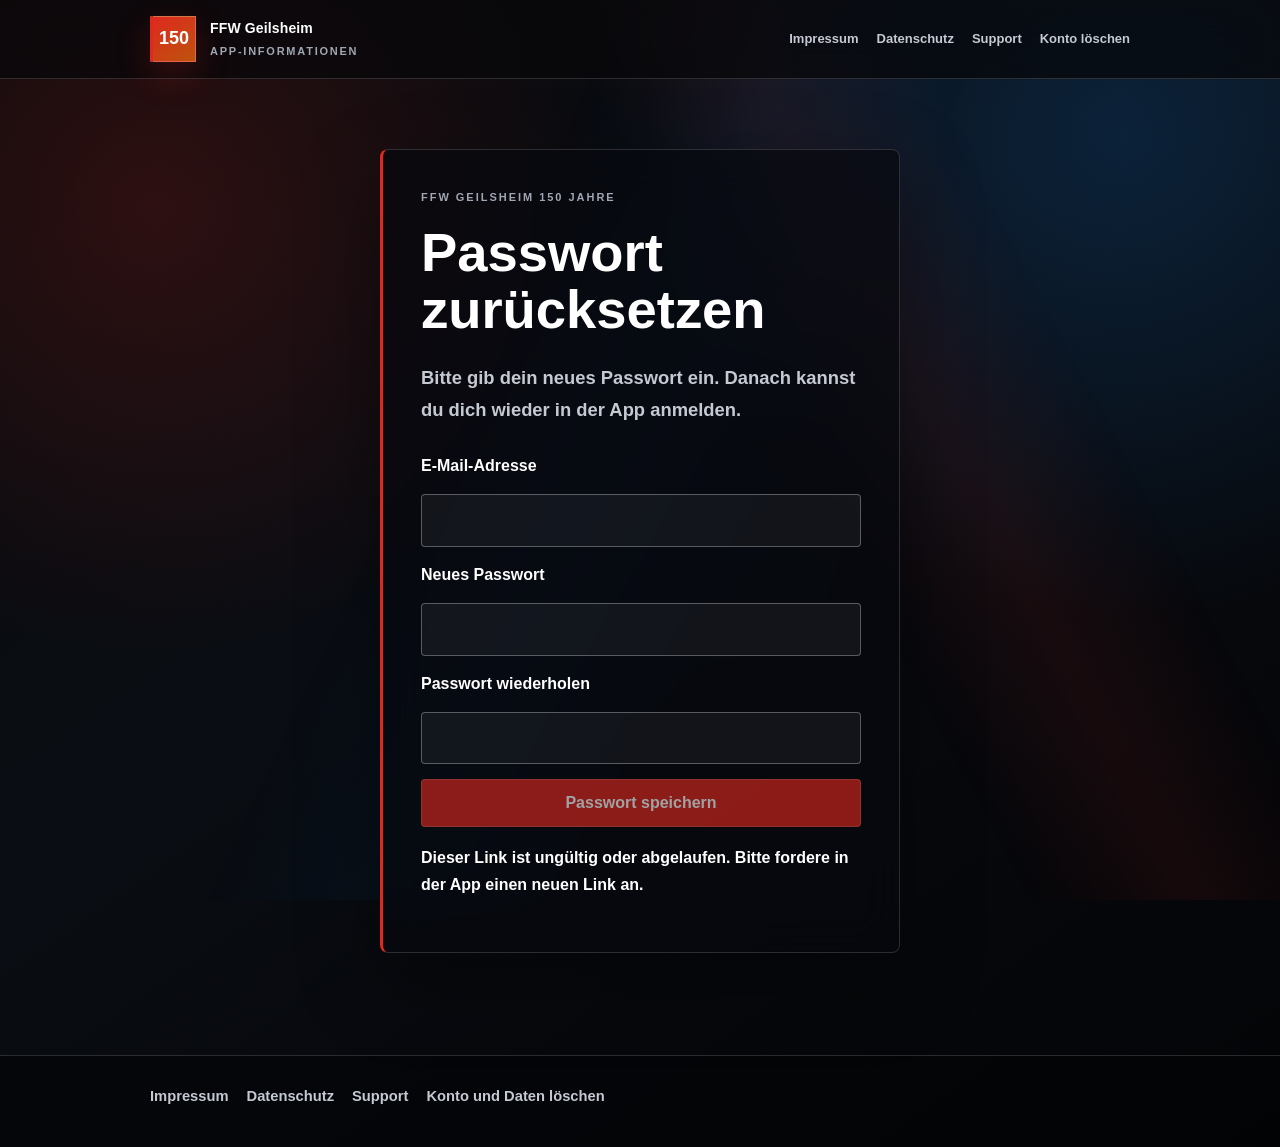
<file: password-reset.html>
<!-- Update 07.08.2026 -->
<!doctype html>
<html lang="de">
<head>
  <meta charset="utf-8">
  <meta name="viewport" content="width=device-width, initial-scale=1">
  <title>Passwort zurücksetzen</title>
  <meta name="description" content="Passwort für die App FFW Geilsheim 150 Jahre zurücksetzen.">
  <link rel="canonical" href="https://auth.ffw-geilsheim.de/password-reset.html">
  <link rel="stylesheet" href="styles.css">
</head>
<body>
  <a class="skip-link" href="#content">Zum Inhalt springen</a>
  <div class="site-shell">
  <header class="site-header">
    <div class="wrap site-header__inner">
      <a class="brand" href="index.html">
        <span class="mark">150</span>
        <span class="brand__text">
          <span class="brand__name">FFW Geilsheim</span>
          <span class="brand__meta">App-Informationen</span>
        </span>
      </a>
      <nav class="site-nav" aria-label="Hauptnavigation">
        <a href="index.html">Impressum</a>
        <a href="datenschutz.html">Datenschutz</a>
        <a href="support.html">Support</a>
        <a href="account-deletion.html">Konto löschen</a>
      </nav>
    </div>
  </header>

  <main id="content">
    <div class="reset-panel">
      <p class="eyebrow">FFW Geilsheim 150 Jahre</p>
      <h1>Passwort zurücksetzen</h1>
      <p class="subtitle">Bitte gib dein neues Passwort ein. Danach kannst du dich wieder in der App anmelden.</p>

      <form id="password-reset-form" autocomplete="on">
        <label for="username">E-Mail-Adresse</label>
        <input
          id="username"
          type="email"
          name="username"
          autocomplete="username"
          autocapitalize="none"
          spellcheck="false"
          readonly
        >

        <label for="new-password">Neues Passwort</label>
        <input
          id="new-password"
          type="password"
          name="new-password"
          autocomplete="new-password"
          minlength="8"
          required
          disabled
        >

        <label for="new-password-confirmation">Passwort wiederholen</label>
        <input
          id="new-password-confirmation"
          type="password"
          name="new-password-confirmation"
          autocomplete="new-password"
          minlength="8"
          required
          disabled
        >

        <button id="save" type="submit" disabled>Passwort speichern</button>
      </form>

      <p id="message" class="msg" role="status" aria-live="polite">Wiederherstellungslink wird geprüft …</p>
    </div>
  </main>

  <footer class="site-footer">
    <div class="wrap site-footer__inner">
      <nav aria-label="Rechtliche Informationen und Support">
        <a href="index.html">Impressum</a>
        <a href="datenschutz.html">Datenschutz</a>
        <a href="support.html">Support</a>
        <a href="account-deletion.html">Konto und Daten löschen</a>
      </nav>
    </div>
  </footer>
  </div>

  <script>
    const projectUrl = "https://pklabizzlbztvmievgxy.supabase.co";
    const publishableKey = "sb_publishable_DIh8CtlPkB74IKlDTlpZTQ_CtslnUNn";
    const requestTimeoutMilliseconds = 12000;

    const form = document.getElementById("password-reset-form");
    const usernameInput = document.getElementById("username");
    const passwordInput = document.getElementById("new-password");
    const passwordConfirmationInput = document.getElementById("new-password-confirmation");
    const message = document.getElementById("message");
    const saveButton = document.getElementById("save");

    const invalidLinkMessage = "Dieser Link ist ungültig oder abgelaufen. Bitte fordere in der App einen neuen Link an.";
    const verificationUnavailableMessage = "Der Link konnte nicht geprüft werden. Bitte öffne den Link aus der E-Mail erneut.";
    const updateFailedMessage = "Das Passwort konnte nicht gespeichert werden. Bitte öffne den Link aus der E-Mail erneut.";

    let accessToken = null;
    let recoveryVerified = false;
    let verificationStarted = false;
    let updateInProgress = false;

    function keepFormLocked() {
      recoveryVerified = false;
      accessToken = null;
      passwordInput.disabled = true;
      passwordConfirmationInput.disabled = true;
      saveButton.disabled = true;
    }

    async function initializeRecovery() {
      if (verificationStarted) {
        return;
      }
      verificationStarted = true;

      const url = new URL(window.location.href);
      const tokenHash = url.searchParams.get("token_hash");
      const type = url.searchParams.get("type");

      url.searchParams.delete("token_hash");
      url.searchParams.delete("type");
      history.replaceState(null, "", url.pathname + url.search + url.hash);

      if (!tokenHash || type !== "recovery") {
        keepFormLocked();
        message.textContent = invalidLinkMessage;
        return;
      }

      const controller = new AbortController();
      const timeoutId = window.setTimeout(() => {
        controller.abort();
      }, requestTimeoutMilliseconds);

      try {
        const response = await fetch(projectUrl + "/auth/v1/verify", {
          method: "POST",
          headers: {
            apikey: publishableKey,
            "Content-Type": "application/json"
          },
          body: JSON.stringify({
            token_hash: tokenHash,
            type: "recovery"
          }),
          signal: controller.signal
        });

        if (!response.ok) {
          keepFormLocked();
          message.textContent = response.status >= 500
            ? verificationUnavailableMessage
            : invalidLinkMessage;
          return;
        }

        const data = await response.json();

        if (!data.access_token || !data.user || !data.user.email) {
          keepFormLocked();
          message.textContent = invalidLinkMessage;
          return;
        }

        accessToken = data.access_token;
        usernameInput.value = data.user.email;
        passwordInput.disabled = false;
        passwordConfirmationInput.disabled = false;
        saveButton.disabled = false;
        recoveryVerified = true;
        message.textContent = "";
        passwordInput.focus();
      } catch {
        keepFormLocked();
        message.textContent = verificationUnavailableMessage;
      } finally {
        window.clearTimeout(timeoutId);
      }
    }

    initializeRecovery();

    passwordConfirmationInput.addEventListener("input", () => {
      passwordConfirmationInput.setCustomValidity("");
    });

    form.addEventListener("submit", async (event) => {
      event.preventDefault();

      if (!recoveryVerified || !accessToken || updateInProgress) {
        return;
      }

      message.textContent = "";
      passwordConfirmationInput.setCustomValidity("");

      if (!form.checkValidity()) {
        form.reportValidity();
        return;
      }

      if (passwordInput.value !== passwordConfirmationInput.value) {
        passwordConfirmationInput.setCustomValidity("Die Passwörter stimmen nicht überein.");
        passwordConfirmationInput.reportValidity();
        message.textContent = "Die Passwörter stimmen nicht überein.";
        return;
      }

      updateInProgress = true;
      saveButton.disabled = true;
      message.textContent = "Passwort wird gespeichert...";

      const controller = new AbortController();
      const timeoutId = window.setTimeout(() => {
        controller.abort();
      }, requestTimeoutMilliseconds);

      try {
        const response = await fetch(projectUrl + "/auth/v1/user", {
          method: "PUT",
          headers: {
            apikey: publishableKey,
            Authorization: "Bearer " + accessToken,
            "Content-Type": "application/json"
          },
          body: JSON.stringify({
            password: passwordInput.value
          }),
          signal: controller.signal
        });

        if (!response.ok) {
          message.textContent = updateFailedMessage;
          return;
        }

        accessToken = null;
        recoveryVerified = false;
        passwordInput.value = "";
        passwordConfirmationInput.value = "";
        passwordInput.disabled = true;
        passwordConfirmationInput.disabled = true;
        saveButton.disabled = true;
        message.textContent = "Passwort gespeichert. Du kannst dich jetzt in der App anmelden.";
      } catch {
        message.textContent = updateFailedMessage;
      } finally {
        window.clearTimeout(timeoutId);
        updateInProgress = false;

        if (recoveryVerified) {
          saveButton.disabled = false;
        }
      }
    });
  </script>
</body>
</html>
</file>
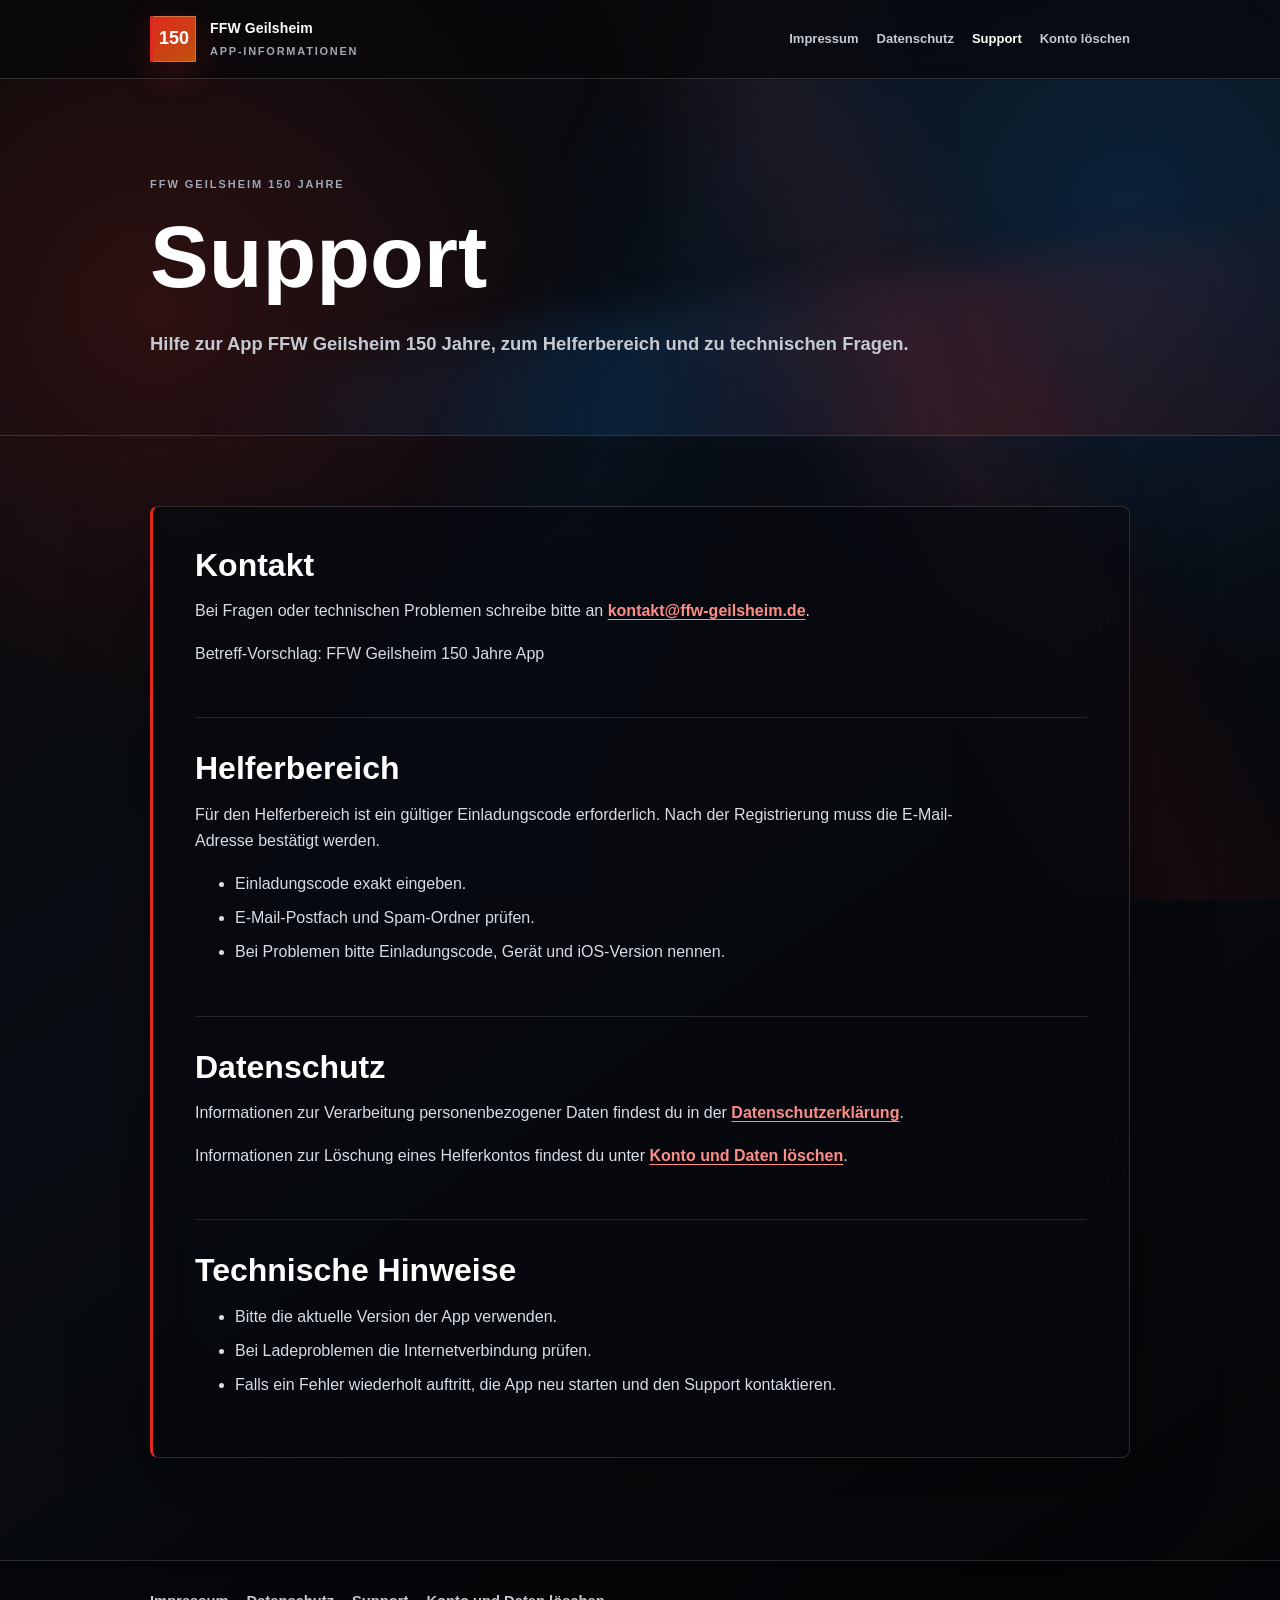
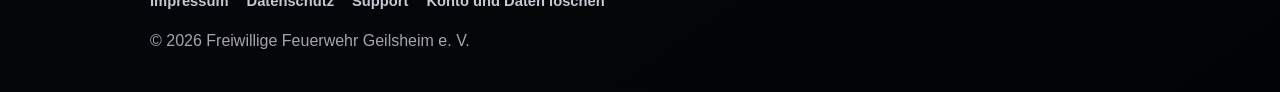
<file: support.html>
<!doctype html>
<html lang="de">
<head>
  <meta charset="utf-8">
  <meta name="viewport" content="width=device-width, initial-scale=1">
  <title>Support | FFW Geilsheim 150 Jahre</title>
  <meta name="description" content="Support und Kontakt zur App FFW Geilsheim 150 Jahre.">
  <link rel="canonical" href="https://auth.ffw-geilsheim.de/support.html">
  <link rel="stylesheet" href="styles.css">
</head>
<body>
  <a class="skip-link" href="#content">Zum Inhalt springen</a>
  <div class="site-shell">
  <header class="site-header">
    <div class="wrap site-header__inner">
      <a class="brand" href="index.html">
        <span class="mark">150</span>
        <span class="brand__text">
          <span class="brand__name">FFW Geilsheim</span>
          <span class="brand__meta">App-Informationen</span>
        </span>
      </a>
      <nav class="site-nav" aria-label="Hauptnavigation">
        <a href="index.html">Impressum</a>
        <a href="datenschutz.html">Datenschutz</a>
        <a href="support.html" aria-current="page">Support</a>
        <a href="account-deletion.html">Konto löschen</a>
      </nav>
    </div>
  </header>

  <section class="hero" aria-labelledby="page-title">
    <div class="wrap">
      <p class="eyebrow">FFW Geilsheim 150 Jahre</p>
      <h1 id="page-title">Support</h1>
      <p class="subtitle">Hilfe zur App FFW Geilsheim 150 Jahre, zum Helferbereich und zu technischen Fragen.</p>
    </div>
  </section>

  <main id="content">
    <div class="wrap content-panel">
      <section>
        <h2>Kontakt</h2>
        <p>
          Bei Fragen oder technischen Problemen schreibe bitte an
          <a href="mailto:kontakt@ffw-geilsheim.de">kontakt@ffw-geilsheim.de</a>.
        </p>
        <p>Betreff-Vorschlag: FFW Geilsheim 150 Jahre App</p>
      </section>

      <section>
        <h2>Helferbereich</h2>
        <p>Für den Helferbereich ist ein gültiger Einladungscode erforderlich. Nach der Registrierung muss die E-Mail-Adresse bestätigt werden.</p>
        <ul>
          <li>Einladungscode exakt eingeben.</li>
          <li>E-Mail-Postfach und Spam-Ordner prüfen.</li>
          <li>Bei Problemen bitte Einladungscode, Gerät und iOS-Version nennen.</li>
        </ul>
      </section>

      <section>
        <h2>Datenschutz</h2>
        <p>
          Informationen zur Verarbeitung personenbezogener Daten findest du in der
          <a href="datenschutz.html">Datenschutzerklärung</a>.
        </p>
        <p>
          Informationen zur Löschung eines Helferkontos findest du unter
          <a href="account-deletion.html">Konto und Daten löschen</a>.
        </p>
      </section>

      <section>
        <h2>Technische Hinweise</h2>
        <ul>
          <li>Bitte die aktuelle Version der App verwenden.</li>
          <li>Bei Ladeproblemen die Internetverbindung prüfen.</li>
          <li>Falls ein Fehler wiederholt auftritt, die App neu starten und den Support kontaktieren.</li>
        </ul>
      </section>
    </div>
  </main>

  <footer class="site-footer">
    <div class="wrap site-footer__inner">
      <nav aria-label="Rechtliche Informationen und Support">
        <a href="index.html">Impressum</a>
        <a href="datenschutz.html">Datenschutz</a>
        <a href="support.html" aria-current="page">Support</a>
        <a href="account-deletion.html">Konto und Daten löschen</a>
      </nav>
      <p>© 2026 Freiwillige Feuerwehr Geilsheim e. V.</p>
    </div>
  </footer>
  </div>
</body>
</html>
</file>
<file: styles.css>
* {
    box-sizing: border-box;
}

:root {
    color-scheme: dark;
    --color-black: #08090b;
    --color-ink: #f7f8fa;
    --color-muted: #c4c9d2;
    --color-soft: #9fa7b3;
    --color-line: rgba(255, 255, 255, 0.15);
    --color-glass: rgba(7, 9, 14, 0.72);
    --color-glass-strong: rgba(12, 15, 22, 0.88);
    --color-red: #df291f;
    --color-red-soft: rgba(223, 41, 31, 0.18);
    --color-blue: #1478d4;
    --color-orange: #ff8a1f;
    --space-page: clamp(20px, 5vw, 64px);
    --radius-card: 8px;
    --shadow-deep: 0 28px 80px rgba(0, 0, 0, 0.36);
    --font-system: Inter, Avenir Next, Segoe UI, Helvetica, Arial, sans-serif;
}

html {
    min-width: 320px;
    -webkit-text-size-adjust: 100%;
}

body {
    margin: 0;
    color: var(--color-ink);
    background:
        radial-gradient(circle at 12% 18%, rgba(229, 43, 33, 0.17), transparent 28rem),
        radial-gradient(circle at 88% 12%, rgba(20, 120, 212, 0.2), transparent 30rem),
        linear-gradient(145deg, #08090b 0%, #0a0d13 42%, #030406 100%);
    font-family: var(--font-system);
    line-height: 1.65;
}

body::before {
    content: "";
    position: fixed;
    inset: 0;
    z-index: -1;
    pointer-events: none;
    background:
        linear-gradient(115deg, transparent 0 36%, rgba(20, 120, 212, 0.08) 48%, transparent 60%),
        linear-gradient(62deg, transparent 0 58%, rgba(229, 43, 33, 0.1) 68%, transparent 78%);
    opacity: 0.78;
}

a {
    color: #ff8d87;
    font-weight: 700;
    overflow-wrap: anywhere;
    text-underline-offset: 0.18em;
}

a:hover {
    color: #ffffff;
}

:where(a, button, input, textarea, select):focus-visible {
    outline: 3px solid #ffffff;
    outline-offset: 3px;
}

.skip-link {
    position: fixed;
    top: 12px;
    left: 12px;
    z-index: 20;
    transform: translateY(-180%);
    padding: 12px 16px;
    color: #08090b;
    background: #ffffff;
    font-weight: 800;
}

.skip-link:focus {
    transform: none;
}

.site-shell {
    min-height: 100vh;
    overflow-x: clip;
}

.wrap {
    width: min(980px, 100% - (var(--space-page) * 2));
    margin: 0 auto;
}

.site-header {
    border-bottom: 1px solid var(--color-line);
    background: rgba(8, 9, 11, 0.76);
    backdrop-filter: blur(18px) saturate(125%);
}

.site-header__inner {
    display: flex;
    align-items: center;
    justify-content: space-between;
    gap: 24px;
    min-height: 78px;
}

.brand {
    display: inline-flex;
    align-items: center;
    gap: 14px;
    color: #ffffff;
    text-decoration: none;
}

.mark {
    display: inline-grid;
    place-items: center;
    flex: none;
    width: 46px;
    height: 46px;
    border: 1px solid rgba(255, 255, 255, 0.24);
    border-left: 3px solid var(--color-red);
    background: linear-gradient(145deg, #df291f, #bd530c);
    color: #ffffff;
    font-size: 18px;
    font-weight: 900;
    letter-spacing: 0;
    box-shadow: 0 12px 34px rgba(229, 43, 33, 0.22);
}

.brand__text {
    display: grid;
    gap: 2px;
}

.brand__name {
    font-size: 14px;
    font-weight: 800;
    letter-spacing: 0.01em;
}

.brand__meta {
    color: var(--color-soft);
    font-size: 11px;
    font-weight: 700;
    letter-spacing: 0.16em;
    text-transform: uppercase;
}

.site-nav {
    display: flex;
    flex-wrap: wrap;
    justify-content: flex-end;
    gap: 8px 18px;
}

.site-nav a {
    min-height: 44px;
    display: inline-flex;
    align-items: center;
    color: var(--color-muted);
    font-size: 13px;
    font-weight: 700;
    text-decoration: none;
}

.site-nav a:hover,
.site-nav a[aria-current="page"] {
    color: #ffffff;
}

.hero {
    position: relative;
    overflow: hidden;
    padding: clamp(58px, 9vw, 96px) 0 clamp(42px, 7vw, 76px);
    border-bottom: 1px solid var(--color-line);
}

.hero::after {
    content: "";
    position: absolute;
    inset: auto -12% -55% 16%;
    height: 340px;
    transform: rotate(-8deg);
    background: linear-gradient(90deg, transparent, rgba(20, 120, 212, 0.22), rgba(229, 43, 33, 0.2), transparent);
    filter: blur(24px);
    opacity: 0.72;
}

.hero .wrap {
    position: relative;
    z-index: 1;
}

.eyebrow {
    margin: 0 0 18px;
    color: var(--color-soft);
    font-size: 11px;
    font-weight: 800;
    letter-spacing: 0.18em;
    text-transform: uppercase;
}

h1,
h2,
h3 {
    color: #ffffff;
    line-height: 1.05;
}

h1 {
    max-width: 900px;
    margin: 0;
    font-size: clamp(2.65rem, 8vw, 5.5rem);
    font-weight: 850;
}

.subtitle {
    max-width: 760px;
    margin: 24px 0 0;
    color: var(--color-muted);
    font-size: clamp(1rem, 2.2vw, 1.15rem);
    font-weight: 600;
    line-height: 1.7;
}

main {
    padding: clamp(28px, 6vw, 70px) 0 clamp(54px, 8vw, 110px);
}

.content-panel,
.reset-panel {
    border: 1px solid var(--color-line);
    border-left: 3px solid var(--color-red);
    border-radius: var(--radius-card);
    background: var(--color-glass);
    box-shadow: var(--shadow-deep);
    backdrop-filter: blur(22px) saturate(120%);
}

.content-panel {
    padding: clamp(22px, 4vw, 42px);
}

section {
    padding: clamp(22px, 4vw, 34px) 0;
    border-bottom: 1px solid rgba(255, 255, 255, 0.12);
}

section:first-child {
    padding-top: 0;
}

section:last-child {
    padding-bottom: 0;
    border-bottom: 0;
}

h2 {
    margin: 0 0 14px;
    font-size: clamp(1.35rem, 3vw, 2rem);
    font-weight: 800;
}

p,
ul,
ol,
address {
    max-width: 780px;
}

p,
ul,
ol {
    color: #d7dce5;
}

address {
    color: #eef1f5;
    font-style: normal;
}

li + li {
    margin-top: 8px;
}

code {
    border: 1px solid rgba(255, 255, 255, 0.14);
    border-radius: 4px;
    padding: 2px 5px;
    color: #ffffff;
    background: rgba(255, 255, 255, 0.08);
}

.updated {
    margin: 0;
    color: var(--color-soft);
    font-size: 0.95rem;
    font-weight: 800;
}

.notice {
    border: 1px solid rgba(229, 43, 33, 0.36);
    border-left: 3px solid var(--color-orange);
    border-radius: 6px;
    padding: 16px 18px;
    color: #ffffff;
    background: linear-gradient(135deg, rgba(229, 43, 33, 0.17), rgba(255, 138, 31, 0.09));
}

.button,
button {
    display: inline-flex;
    align-items: center;
    justify-content: center;
    min-height: 48px;
    border: 1px solid rgba(255, 255, 255, 0.18);
    border-radius: 4px;
    padding: 0 18px;
    background: var(--color-red);
    color: #ffffff;
    font: inherit;
    font-weight: 800;
    text-decoration: none;
    cursor: pointer;
}

.button:hover,
button:hover {
    background: #d3241c;
    color: #ffffff;
}

button:disabled {
    cursor: default;
    opacity: 0.62;
}

.reset-panel {
    width: min(520px, 100% - (var(--space-page) * 2));
    margin: 0 auto;
    padding: clamp(24px, 5vw, 38px);
}

.reset-panel h1 {
    font-size: clamp(2.2rem, 7vw, 3.4rem);
}

form {
    display: grid;
    gap: 15px;
    margin-top: 28px;
}

label {
    display: grid;
    gap: 7px;
    color: #ffffff;
    font-weight: 800;
}

input {
    width: 100%;
    min-height: 50px;
    border: 1px solid rgba(255, 255, 255, 0.3);
    border-radius: 4px;
    padding: 12px 14px;
    color: #ffffff;
    background: rgba(255, 255, 255, 0.09);
    font: inherit;
}

input[readonly],
input:disabled {
    color: #c5cad3;
    background: rgba(255, 255, 255, 0.05);
}

.msg {
    min-height: 1.5em;
    margin-top: 18px;
    color: #ffffff;
    font-weight: 800;
}

.site-footer {
    border-top: 1px solid var(--color-line);
    padding: 28px 0 38px;
    color: var(--color-soft);
    background: rgba(3, 4, 6, 0.56);
}

.site-footer__inner {
    display: grid;
    gap: 14px;
}

.site-footer nav {
    display: flex;
    flex-wrap: wrap;
    gap: 10px 18px;
}

.site-footer a {
    color: var(--color-muted);
    font-size: 0.92rem;
    text-decoration: none;
}

.site-footer a:hover {
    color: #ffffff;
}

.site-footer p {
    margin: 0;
    color: var(--color-soft);
}

@media (max-width: 760px) {
    .site-header__inner {
        align-items: flex-start;
        flex-direction: column;
        padding: 18px 0;
    }

    .site-nav {
        justify-content: flex-start;
        gap: 4px 16px;
    }

    .site-nav a {
        min-height: 40px;
    }

    .brand__name {
        font-size: 13px;
    }
}

@media (max-width: 430px) {
    :root {
        --space-page: 18px;
    }

    h1 {
        max-width: 100%;
        font-size: clamp(2rem, 8.8vw, 2.65rem);
        white-space: normal;
        hyphens: auto;
        overflow-wrap: break-word;
        word-break: normal;
    }

    .mark {
        width: 42px;
        height: 42px;
        font-size: 16px;
    }

    .brand {
        gap: 11px;
    }

    .brand__meta {
        font-size: 10px;
    }
}

@media (prefers-reduced-motion: reduce) {
    *,
    *::before,
    *::after {
        scroll-behavior: auto !important;
        transition-duration: 0.01ms !important;
        animation-duration: 0.01ms !important;
        animation-iteration-count: 1 !important;
    }
}
</file>
